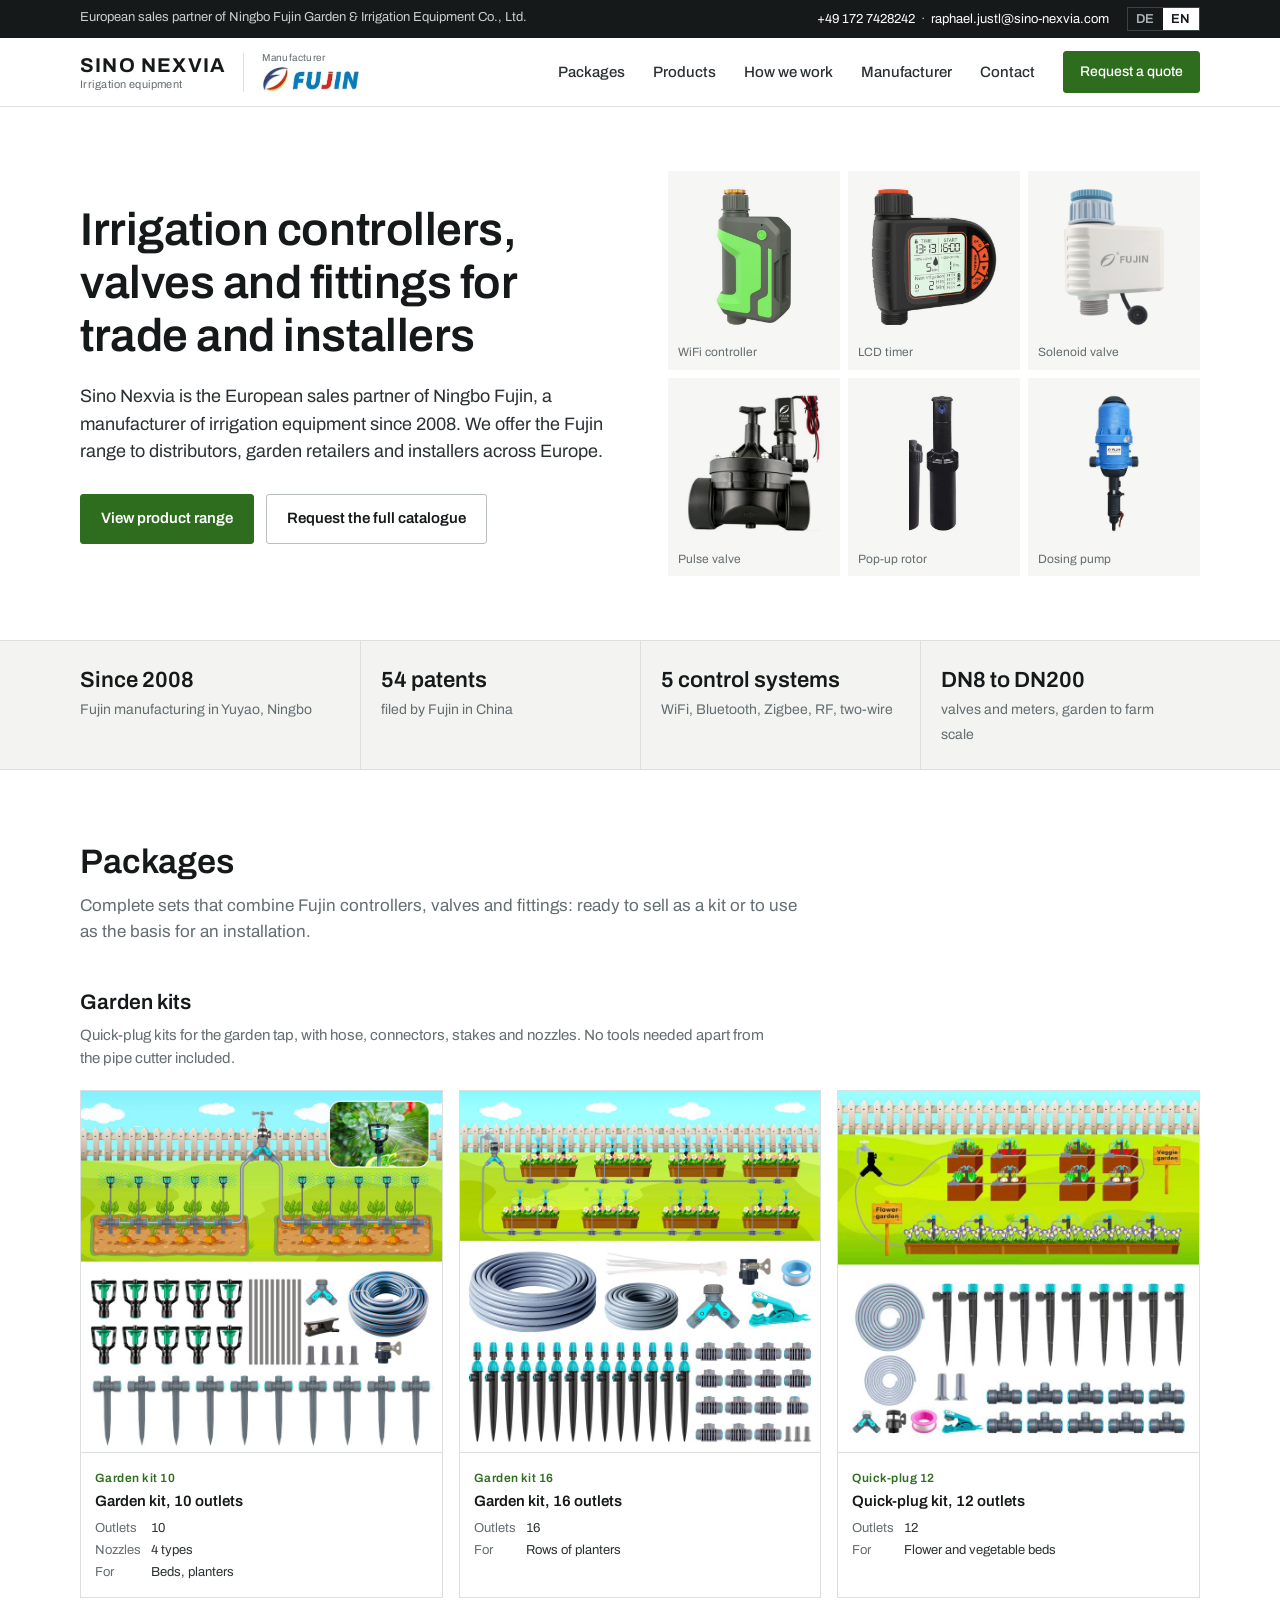
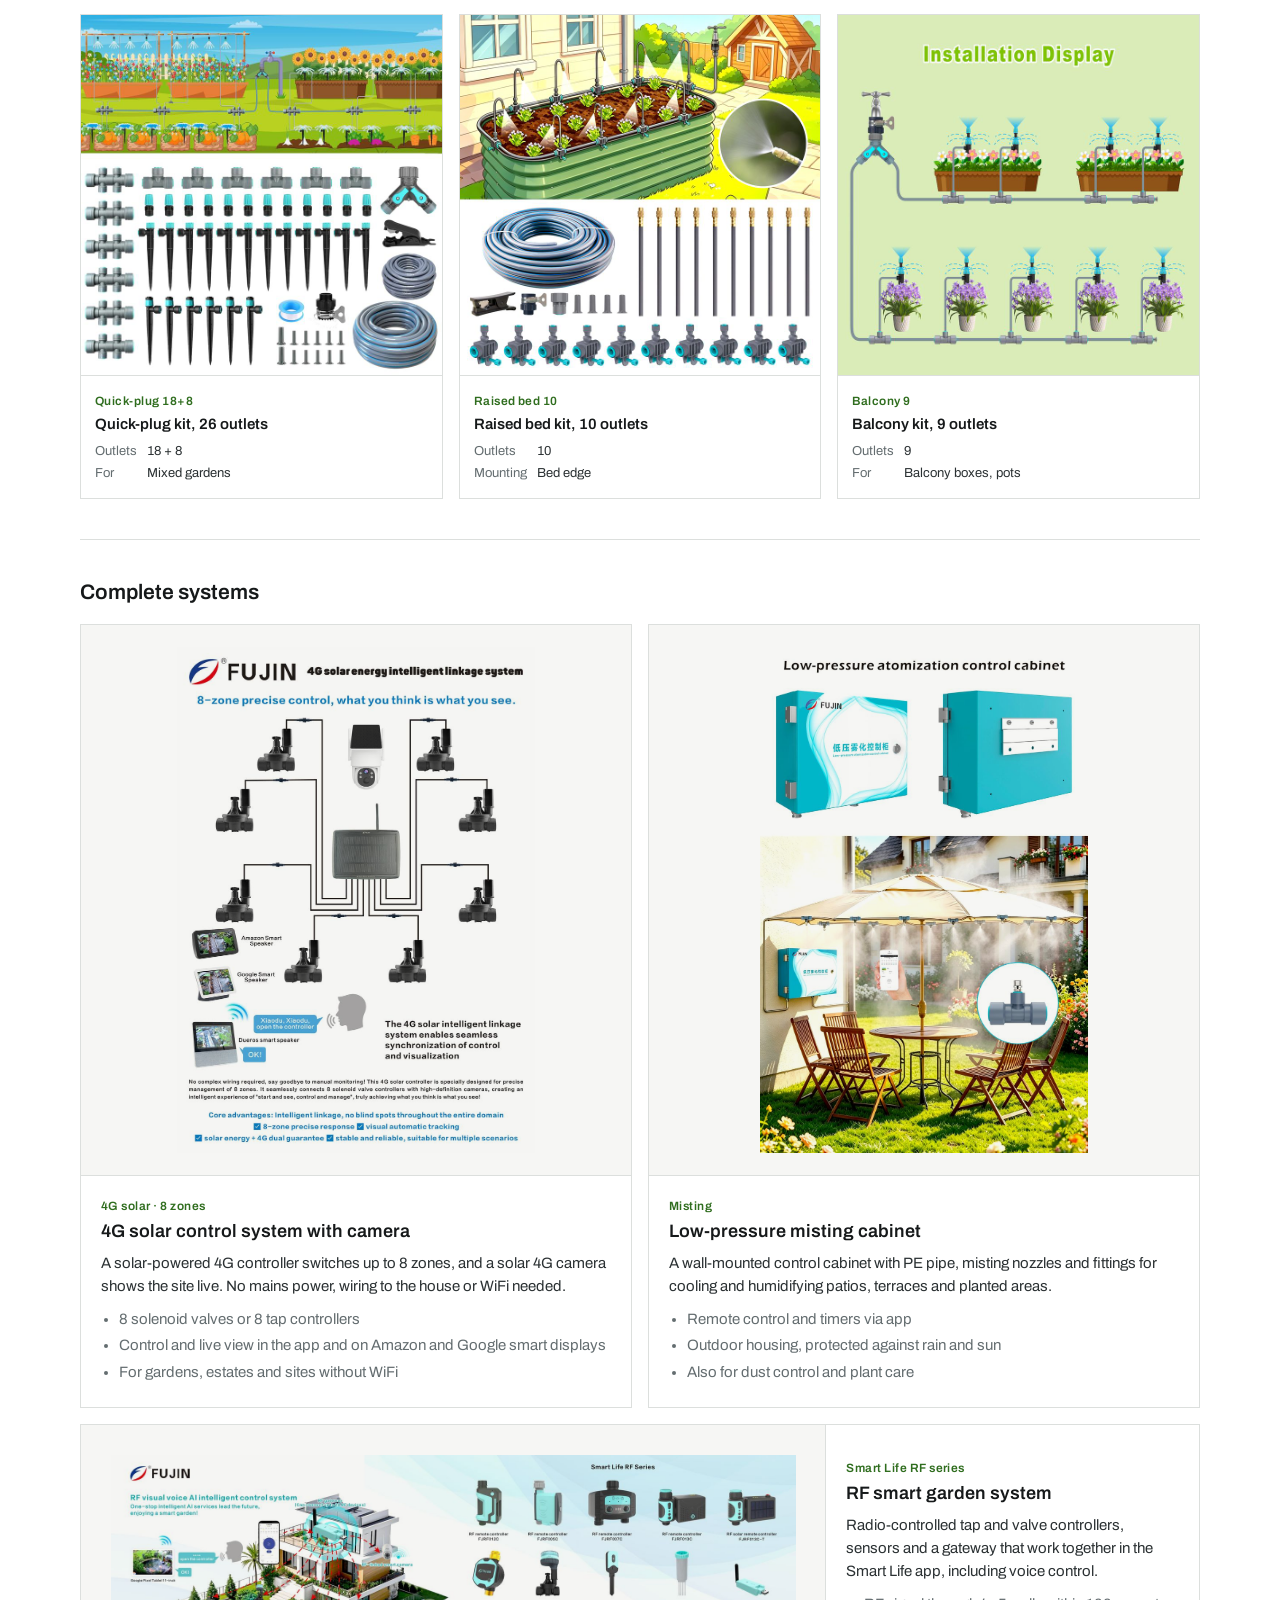
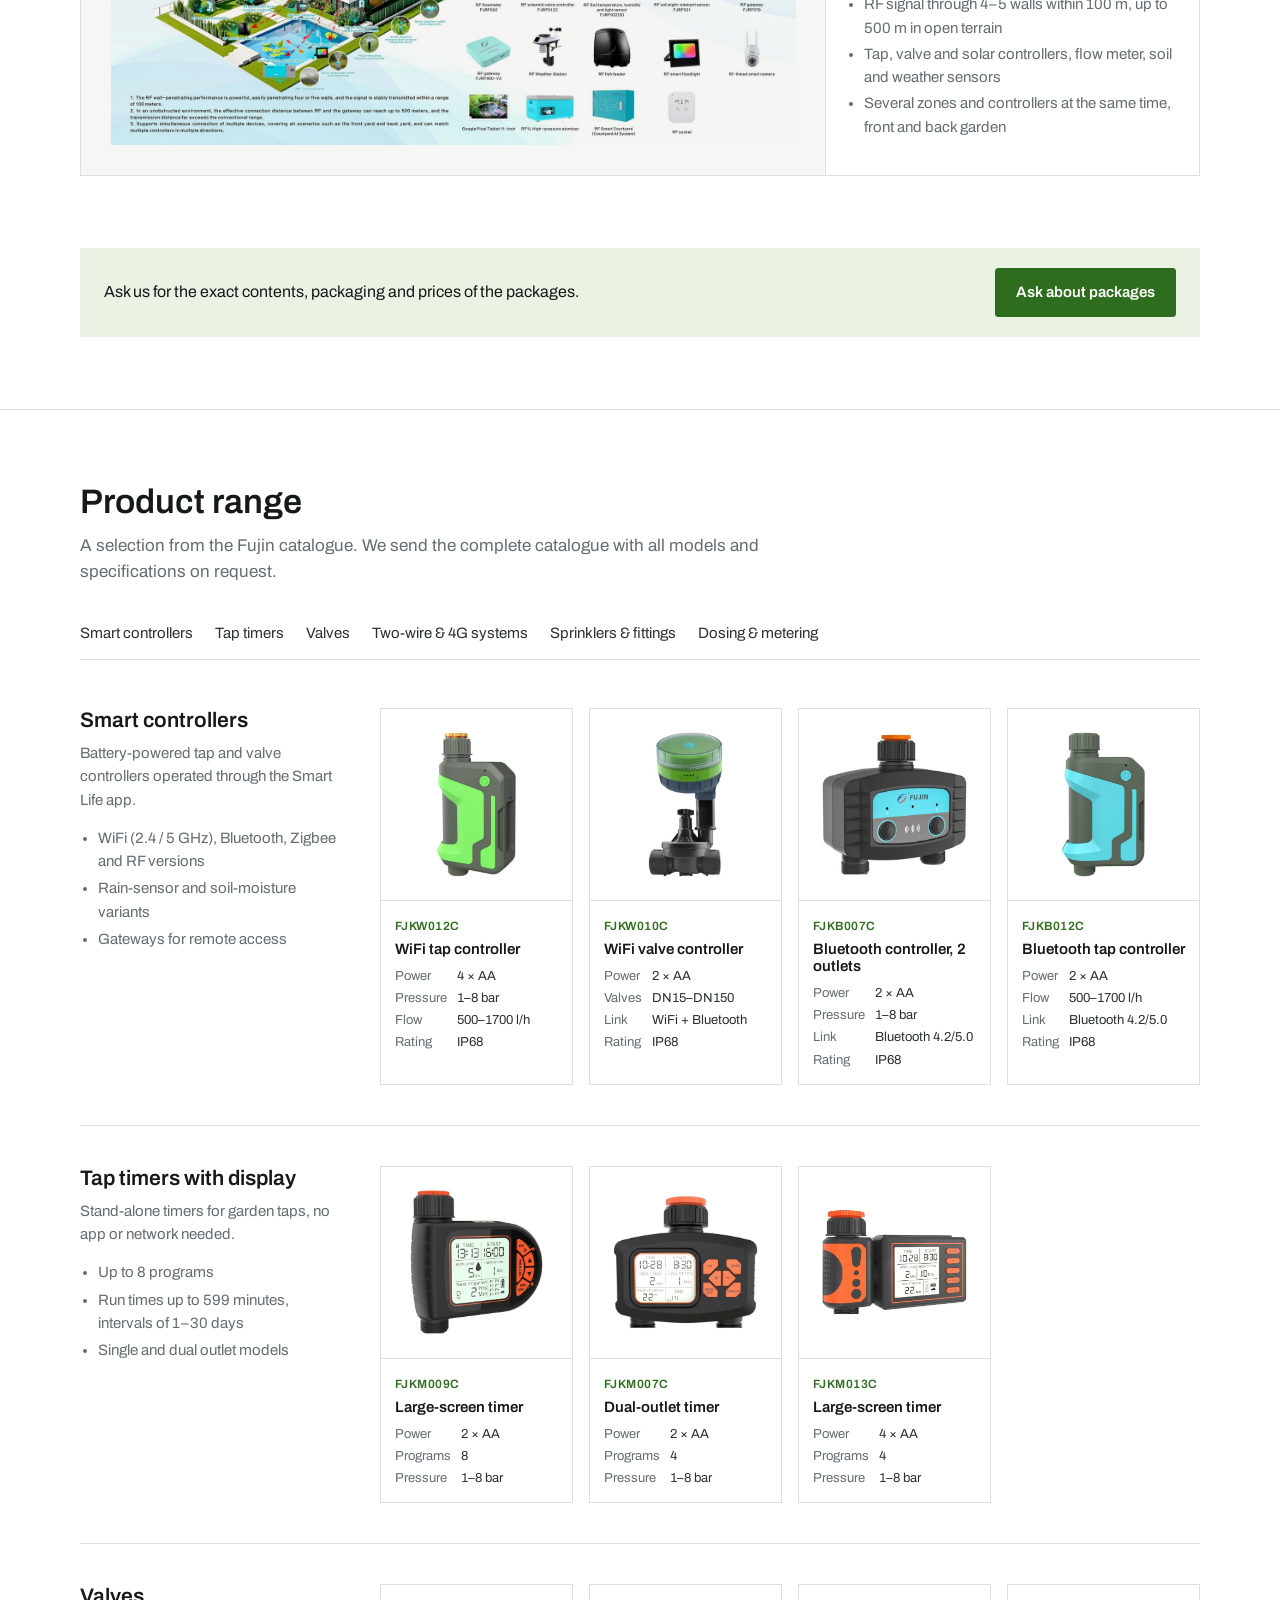
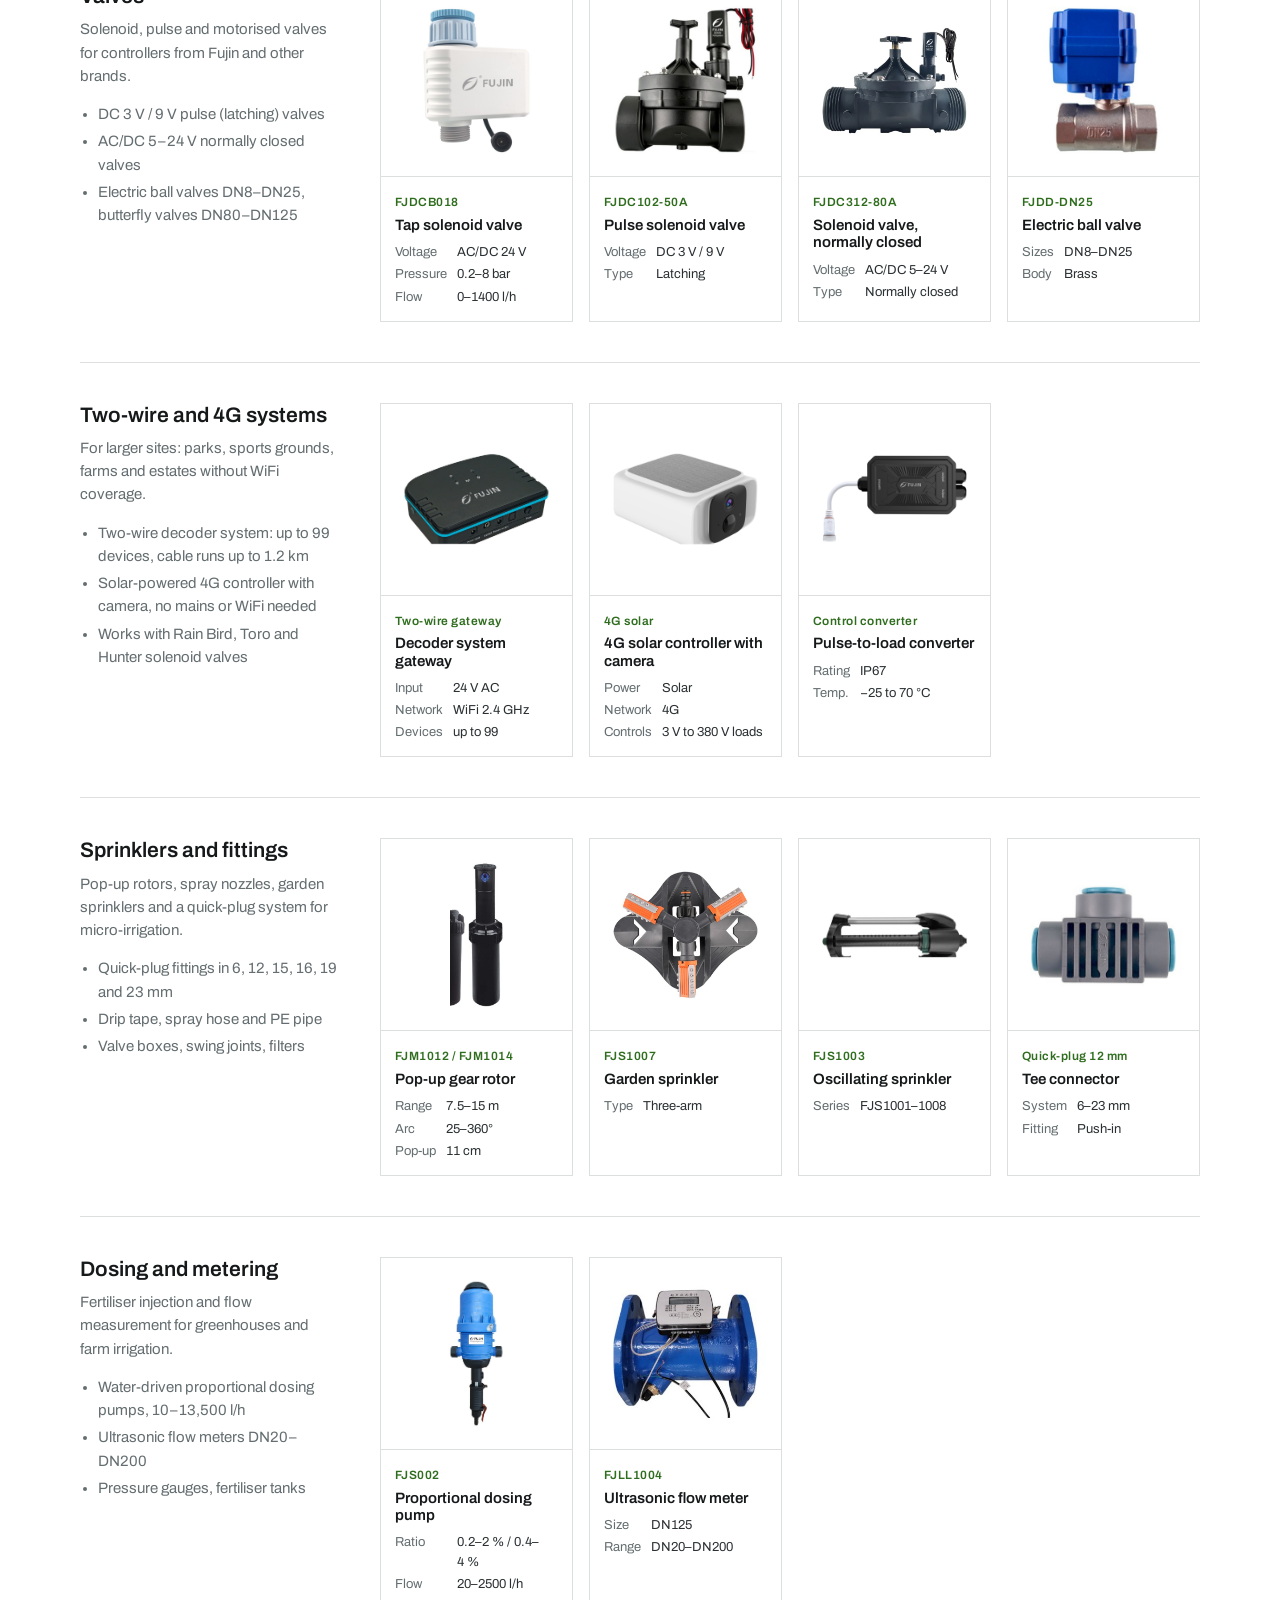
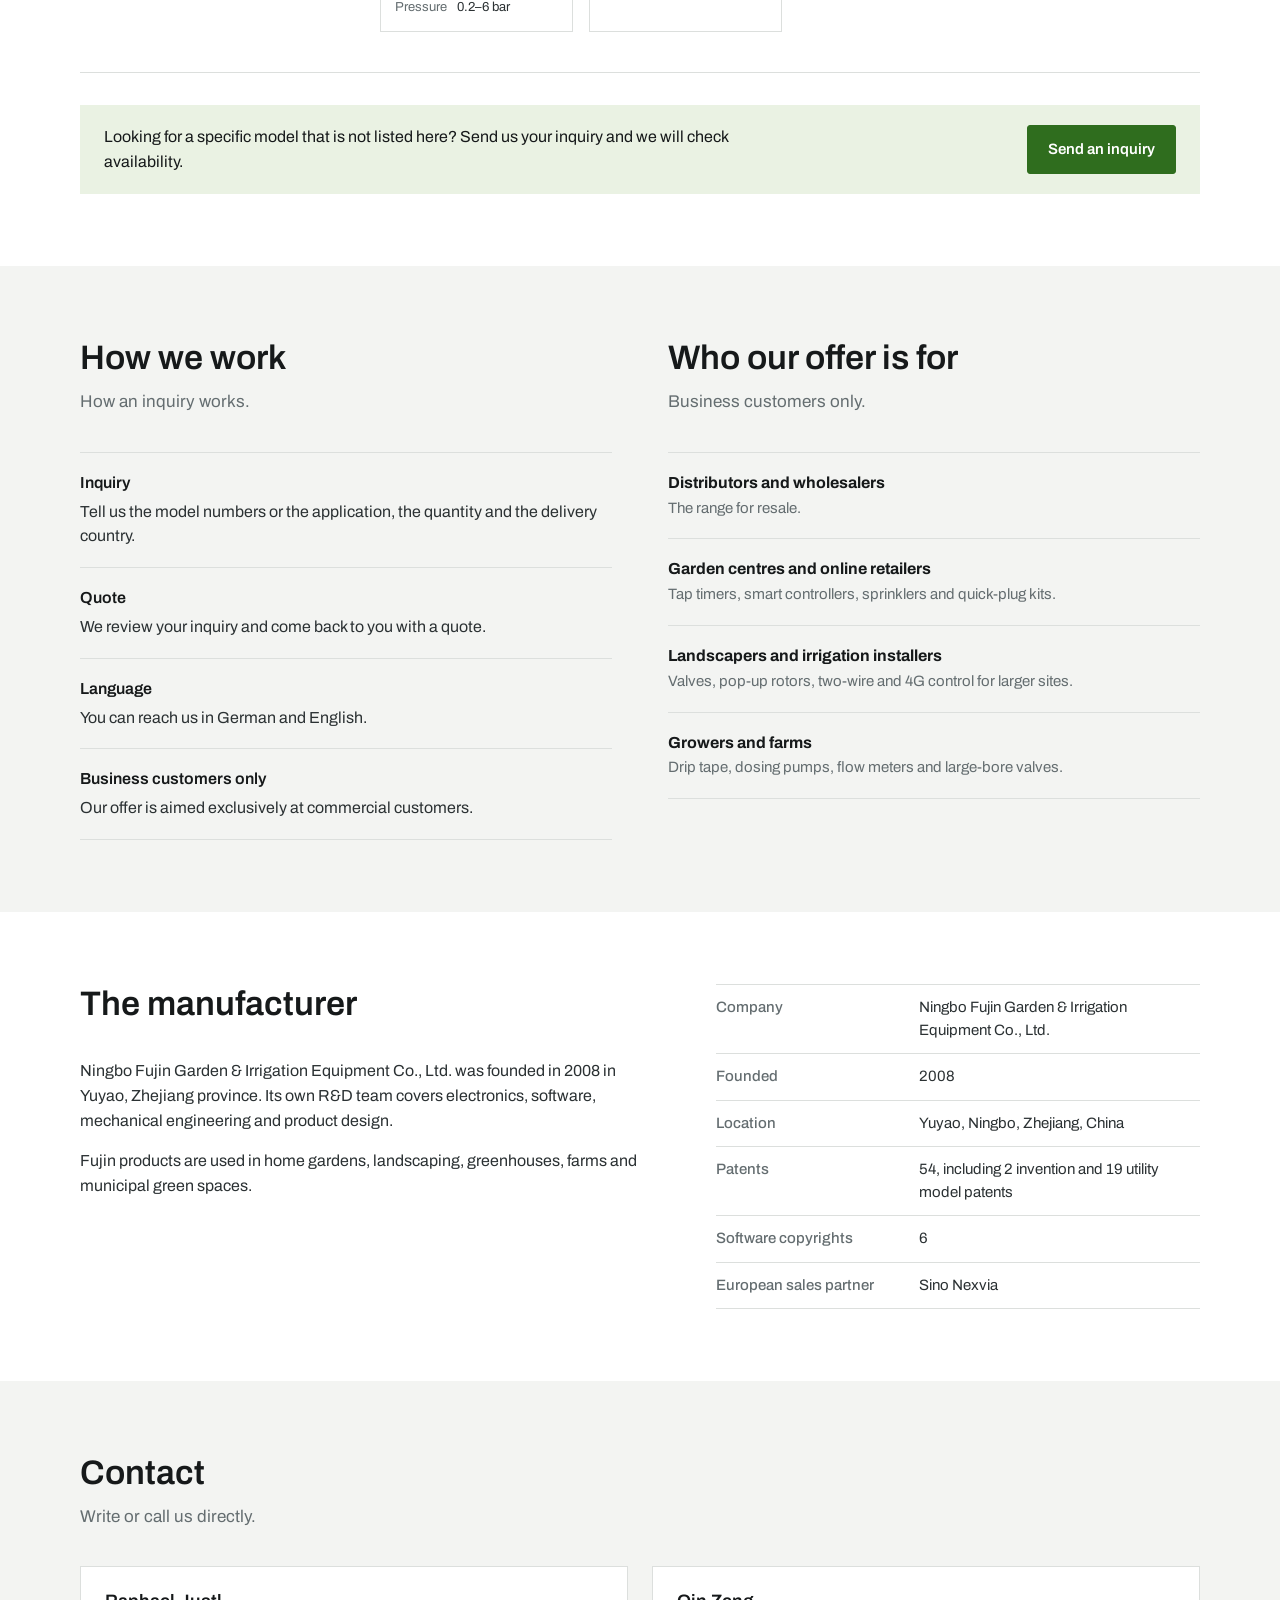
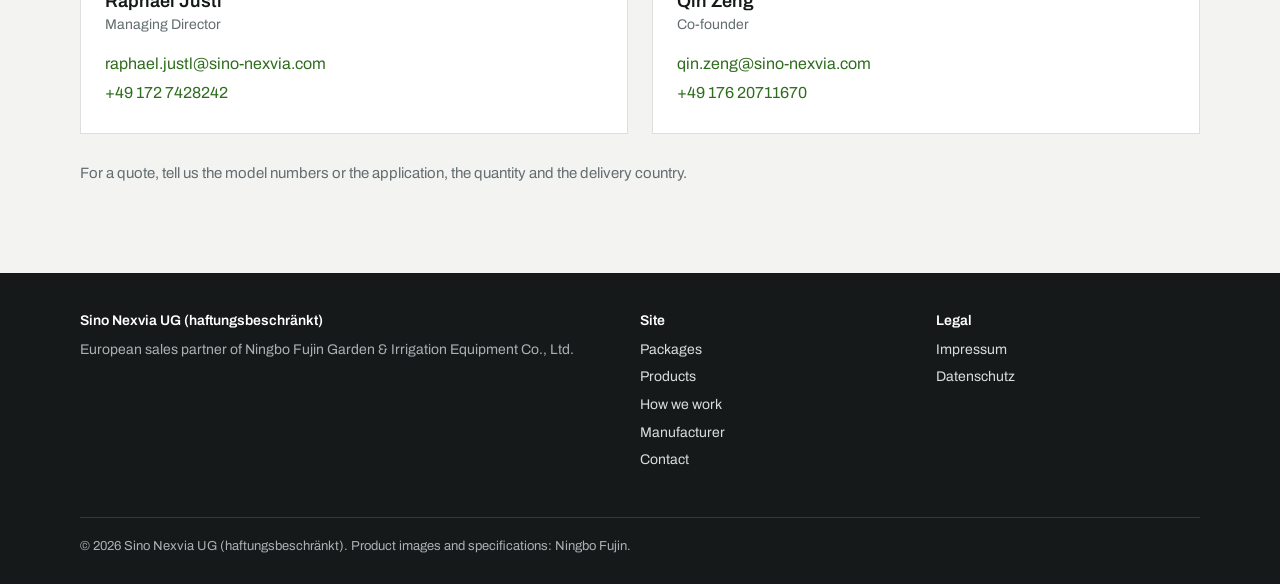
<file: index.html>
<!DOCTYPE html>
<html lang="en">
<head>
  <meta charset="UTF-8">
  <meta name="viewport" content="width=device-width, initial-scale=1">
  <title>Sino Nexvia | Irrigation equipment for business customers in Europe</title>
  <meta name="description" content="Sino Nexvia is the European sales partner of Ningbo Fujin Garden & Irrigation Equipment. Irrigation equipment for business customers in Europe: smart irrigation controllers, solenoid valves, sprinklers, quick-plug fittings and dosing equipment for distributors and installers.">
  <link rel="preload" href="fonts/archivo-400.woff2" as="font" type="font/woff2" crossorigin>
  <link rel="preload" href="fonts/archivo-600.woff2" as="font" type="font/woff2" crossorigin>
  <link rel="alternate" hreflang="en" href="https://sino-nexvia.com/">
  <link rel="alternate" hreflang="de" href="https://sino-nexvia.com/de.html">
  <link rel="stylesheet" href="style.css">
</head>
<body>

<div class="topbar">
  <div class="wrap">
    <span class="hide-sm">European sales partner of Ningbo Fujin Garden &amp; Irrigation Equipment Co., Ltd.</span>
    <span class="topbar-right">
      <span class="hide-sm"><a href="tel:+491727428242">+49 172 7428242</a> &nbsp;·&nbsp; <a href="mailto:raphael.justl@sino-nexvia.com">raphael.justl@sino-nexvia.com</a></span>
      <span class="lang"><a href="de.html" hreflang="de" lang="de">DE</a><span aria-current="true">EN</span></span>
    </span>
  </div>
</div>

<header class="header">
  <div class="wrap">
    <div class="brand">
      <a class="logo" href="#top">
        <span class="logo-name">SINO NEXVIA</span>
        <span class="logo-sub">Irrigation equipment</span>
      </a>
      <a class="partner" href="#manufacturer">
        <span>Manufacturer</span>
        <img src="img/fujin-logo.jpg" alt="Fujin" width="291" height="77">
      </a>
    </div>
    <button class="nav-toggle" aria-expanded="false" aria-controls="nav">Menu</button>
    <nav class="nav" id="nav">
      <a href="#packages">Packages</a>
      <a href="#products">Products</a>
      <a href="#terms">How we work</a>
      <a href="#manufacturer">Manufacturer</a>
      <a href="#contact">Contact</a>
      <a class="button" href="mailto:raphael.justl@sino-nexvia.com?subject=Quote%20request">Request a quote</a>
    </nav>
  </div>
</header>

<main id="top">

  <section class="hero">
    <div class="wrap">
      <div>
        <h1>Irrigation controllers, valves and fittings for trade and installers</h1>
        <p class="intro">
          Sino Nexvia is the European sales partner of Ningbo Fujin, a manufacturer of
          irrigation equipment since 2008. We offer the Fujin range to distributors,
          garden retailers and installers across Europe.
        </p>
        <div class="actions">
          <a class="button" href="#packages">View product range</a>
          <a class="button secondary" href="mailto:raphael.justl@sino-nexvia.com?subject=Fujin%20catalogue%20request">Request the full catalogue</a>
        </div>
      </div>
      <div class="hero-products">
        <figure><img src="img/products/wifi-fjkw012c.jpg" alt="Fujin WiFi tap controller FJKW012C" width="548" height="548"><figcaption>WiFi controller</figcaption></figure>
        <figure><img src="img/products/lcd-fjkm009c.jpg" alt="Fujin LCD irrigation timer FJKM009C" width="519" height="519"><figcaption>LCD timer</figcaption></figure>
        <figure><img src="img/products/solenoid-fjdcb018.jpg" alt="Fujin solenoid valve FJDCB018" width="800" height="800"><figcaption>Solenoid valve</figcaption></figure>
        <figure><img src="img/products/valve-fjdc102-50a.jpg" alt="Fujin pulse solenoid valve FJDC102-50A" width="402" height="402"><figcaption>Pulse valve</figcaption></figure>
        <figure><img src="img/products/popup-fjm1012.jpg" alt="Fujin pop-up gear sprinkler FJM1012" width="593" height="593"><figcaption>Pop-up rotor</figcaption></figure>
        <figure><img src="img/products/dosing-fjs002.jpg" alt="Fujin proportional dosing pump FJS002" width="730" height="730"><figcaption>Dosing pump</figcaption></figure>
      </div>
    </div>
  </section>

  <section class="figures" aria-label="Key figures">
    <div class="wrap">
      <ul>
        <li><strong>Since 2008</strong><span>Fujin manufacturing in Yuyao, Ningbo</span></li>
        <li><strong>54 patents</strong><span>filed by Fujin in China</span></li>
        <li><strong>5 control systems</strong><span>WiFi, Bluetooth, Zigbee, RF, two-wire</span></li>
        <li><strong>DN8 to DN200</strong><span>valves and meters, garden to farm scale</span></li>
      </ul>
    </div>
  </section>

  <section class="section" id="packages">
    <div class="wrap">
      <div class="section-head">
        <h2>Packages</h2>
        <p>Complete sets that combine Fujin controllers, valves and fittings: ready to sell
          as a kit or to use as the basis for an installation.</p>
      </div>

      <div class="pkg-group">
        <h3>Garden kits</h3>
        <p>Quick-plug kits for the garden tap, with hose, connectors, stakes and nozzles.
          No tools needed apart from the pipe cutter included.</p>
        <div class="products kits">
          <article class="product">
            <img src="img/packages/kit-garden-10.jpg" alt="" loading="lazy" width="800" height="800">
            <div class="info">
              <span class="model">Garden kit 10</span>
              <h4>Garden kit, 10 outlets</h4>
              <dl><dt>Outlets</dt><dd>10</dd><dt>Nozzles</dt><dd>4 types</dd><dt>For</dt><dd>Beds, planters</dd></dl>
            </div>
          </article>
          <article class="product">
            <img src="img/packages/kit-garden-16.jpg" alt="" loading="lazy" width="800" height="800">
            <div class="info">
              <span class="model">Garden kit 16</span>
              <h4>Garden kit, 16 outlets</h4>
              <dl><dt>Outlets</dt><dd>16</dd><dt>For</dt><dd>Rows of planters</dd></dl>
            </div>
          </article>
          <article class="product">
            <img src="img/packages/kit-quickplug-12.jpg" alt="" loading="lazy" width="800" height="800">
            <div class="info">
              <span class="model">Quick-plug 12</span>
              <h4>Quick-plug kit, 12 outlets</h4>
              <dl><dt>Outlets</dt><dd>12</dd><dt>For</dt><dd>Flower and vegetable beds</dd></dl>
            </div>
          </article>
          <article class="product">
            <img src="img/packages/kit-quickplug-18-8.jpg" alt="" loading="lazy" width="800" height="800">
            <div class="info">
              <span class="model">Quick-plug 18+8</span>
              <h4>Quick-plug kit, 26 outlets</h4>
              <dl><dt>Outlets</dt><dd>18 + 8</dd><dt>For</dt><dd>Mixed gardens</dd></dl>
            </div>
          </article>
          <article class="product">
            <img src="img/packages/kit-raised-bed-10.jpg" alt="" loading="lazy" width="800" height="800">
            <div class="info">
              <span class="model">Raised bed 10</span>
              <h4>Raised bed kit, 10 outlets</h4>
              <dl><dt>Outlets</dt><dd>10</dd><dt>Mounting</dt><dd>Bed edge</dd></dl>
            </div>
          </article>
          <article class="product">
            <img src="img/packages/kit-balcony-9.jpg" alt="" loading="lazy" width="800" height="800">
            <div class="info">
              <span class="model">Balcony 9</span>
              <h4>Balcony kit, 9 outlets</h4>
              <dl><dt>Outlets</dt><dd>9</dd><dt>For</dt><dd>Balcony boxes, pots</dd></dl>
            </div>
          </article>
        </div>
      </div>

      <div class="pkg-group">
        <h3>Complete systems</h3>
        <div class="systems">
          <article class="system">
            <a class="system-img" href="img/packages/4g-solar-8zone-valves.jpg"><img src="img/packages/4g-solar-8zone-valves.jpg" alt="Fujin 4G solar control system with camera and 8 solenoid valves" loading="lazy" width="900" height="1273"></a>
            <div class="info">
              <span class="model">4G solar · 8 zones</span>
              <h4>4G solar control system with camera</h4>
              <p>A solar-powered 4G controller switches up to 8 zones, and a solar 4G camera
                shows the site live. No mains power, wiring to the house or WiFi needed.</p>
              <ul>
                <li>8 solenoid valves or 8 tap controllers</li>
                <li>Control and live view in the app and on Amazon and Google smart displays</li>
                <li>For gardens, estates and sites without WiFi</li>
              </ul>
            </div>
          </article>
          <article class="system">
            <a class="system-img" href="img/packages/misting-cabinet.jpg"><img src="img/packages/misting-cabinet.jpg" alt="Fujin low-pressure misting control cabinet on a patio" loading="lazy" width="900" height="1387"></a>
            <div class="info">
              <span class="model">Misting</span>
              <h4>Low-pressure misting cabinet</h4>
              <p>A wall-mounted control cabinet with PE pipe, misting nozzles and fittings for
                cooling and humidifying patios, terraces and planted areas.</p>
              <ul>
                <li>Remote control and timers via app</li>
                <li>Outdoor housing, protected against rain and sun</li>
                <li>Also for dust control and plant care</li>
              </ul>
            </div>
          </article>
          <article class="system wide">
            <a class="system-img" href="img/packages/rf-smart-life-series.jpg"><img src="img/packages/rf-smart-life-series.jpg" alt="Fujin Smart Life RF series: controllers, sensors, gateway and camera" loading="lazy" width="1600" height="678"></a>
            <div class="info">
              <span class="model">Smart Life RF series</span>
              <h4>RF smart garden system</h4>
              <p>Radio-controlled tap and valve controllers, sensors and a gateway that work
                together in the Smart Life app, including voice control.</p>
              <ul>
                <li>RF signal through 4–5 walls within 100 m, up to 500 m in open terrain</li>
                <li>Tap, valve and solar controllers, flow meter, soil and weather sensors</li>
                <li>Several zones and controllers at the same time, front and back garden</li>
              </ul>
            </div>
          </article>
        </div>
      </div>

      <div class="range-note">
        <p>Ask us for the exact contents, packaging and prices of the packages.</p>
        <a class="button" href="mailto:raphael.justl@sino-nexvia.com?subject=Package%20inquiry">Ask about packages</a>
      </div>
    </div>
  </section>

  <section class="section ruled" id="products">
    <div class="wrap">
      <div class="section-head">
        <h2>Product range</h2>
        <p>A selection from the Fujin catalogue. We send the complete catalogue
          with all models and specifications on request.</p>
      </div>

      <nav class="range-nav" aria-label="Product categories">
        <a href="#smart">Smart controllers</a>
        <a href="#timers">Tap timers</a>
        <a href="#valves">Valves</a>
        <a href="#systems">Two-wire &amp; 4G systems</a>
        <a href="#sprinklers">Sprinklers &amp; fittings</a>
        <a href="#dosing">Dosing &amp; metering</a>
      </nav>

      <div class="category" id="smart">
        <div class="desc">
          <h3>Smart controllers</h3>
          <p>Battery-powered tap and valve controllers operated through the Smart Life app.</p>
          <ul>
            <li>WiFi (2.4 / 5 GHz), Bluetooth, Zigbee and RF versions</li>
            <li>Rain-sensor and soil-moisture variants</li>
            <li>Gateways for remote access</li>
          </ul>
        </div>
        <div class="products">
          <article class="product">
            <img src="img/products/wifi-fjkw012c.jpg" alt="" loading="lazy" width="548" height="548">
            <div class="info">
              <span class="model">FJKW012C</span>
              <h4>WiFi tap controller</h4>
              <dl><dt>Power</dt><dd>4 × AA</dd><dt>Pressure</dt><dd>1–8 bar</dd><dt>Flow</dt><dd>500–1700 l/h</dd><dt>Rating</dt><dd>IP68</dd></dl>
            </div>
          </article>
          <article class="product">
            <img src="img/products/wifi-valve-fjkw010c.jpg" alt="" loading="lazy" width="517" height="517">
            <div class="info">
              <span class="model">FJKW010C</span>
              <h4>WiFi valve controller</h4>
              <dl><dt>Power</dt><dd>2 × AA</dd><dt>Valves</dt><dd>DN15–DN150</dd><dt>Link</dt><dd>WiFi + Bluetooth</dd><dt>Rating</dt><dd>IP68</dd></dl>
            </div>
          </article>
          <article class="product">
            <img src="img/products/bt-fjkb007c.jpg" alt="" loading="lazy" width="469" height="469">
            <div class="info">
              <span class="model">FJKB007C</span>
              <h4>Bluetooth controller, 2 outlets</h4>
              <dl><dt>Power</dt><dd>2 × AA</dd><dt>Pressure</dt><dd>1–8 bar</dd><dt>Link</dt><dd>Bluetooth 4.2/5.0</dd><dt>Rating</dt><dd>IP68</dd></dl>
            </div>
          </article>
          <article class="product">
            <img src="img/products/bt-fjkb012c.jpg" alt="" loading="lazy" width="636" height="636">
            <div class="info">
              <span class="model">FJKB012C</span>
              <h4>Bluetooth tap controller</h4>
              <dl><dt>Power</dt><dd>2 × AA</dd><dt>Flow</dt><dd>500–1700 l/h</dd><dt>Link</dt><dd>Bluetooth 4.2/5.0</dd><dt>Rating</dt><dd>IP68</dd></dl>
            </div>
          </article>
        </div>
      </div>

      <div class="category" id="timers">
        <div class="desc">
          <h3>Tap timers with display</h3>
          <p>Stand-alone timers for garden taps, no app or network needed.</p>
          <ul>
            <li>Up to 8 programs</li>
            <li>Run times up to 599 minutes, intervals of 1–30 days</li>
            <li>Single and dual outlet models</li>
          </ul>
        </div>
        <div class="products">
          <article class="product">
            <img src="img/products/lcd-fjkm009c.jpg" alt="" loading="lazy" width="519" height="519">
            <div class="info">
              <span class="model">FJKM009C</span>
              <h4>Large-screen timer</h4>
              <dl><dt>Power</dt><dd>2 × AA</dd><dt>Programs</dt><dd>8</dd><dt>Pressure</dt><dd>1–8 bar</dd></dl>
            </div>
          </article>
          <article class="product">
            <img src="img/products/lcd-fjkm007c.jpg" alt="" loading="lazy" width="467" height="467">
            <div class="info">
              <span class="model">FJKM007C</span>
              <h4>Dual-outlet timer</h4>
              <dl><dt>Power</dt><dd>2 × AA</dd><dt>Programs</dt><dd>4</dd><dt>Pressure</dt><dd>1–8 bar</dd></dl>
            </div>
          </article>
          <article class="product">
            <img src="img/products/lcd-fjkm013c.jpg" alt="" loading="lazy" width="611" height="611">
            <div class="info">
              <span class="model">FJKM013C</span>
              <h4>Large-screen timer</h4>
              <dl><dt>Power</dt><dd>4 × AA</dd><dt>Programs</dt><dd>4</dd><dt>Pressure</dt><dd>1–8 bar</dd></dl>
            </div>
          </article>
        </div>
      </div>

      <div class="category" id="valves">
        <div class="desc">
          <h3>Valves</h3>
          <p>Solenoid, pulse and motorised valves for controllers from Fujin and other brands.</p>
          <ul>
            <li>DC 3 V / 9 V pulse (latching) valves</li>
            <li>AC/DC 5–24 V normally closed valves</li>
            <li>Electric ball valves DN8–DN25, butterfly valves DN80–DN125</li>
          </ul>
        </div>
        <div class="products">
          <article class="product">
            <img src="img/products/solenoid-fjdcb018.jpg" alt="" loading="lazy" width="800" height="800">
            <div class="info">
              <span class="model">FJDCB018</span>
              <h4>Tap solenoid valve</h4>
              <dl><dt>Voltage</dt><dd>AC/DC 24 V</dd><dt>Pressure</dt><dd>0.2–8 bar</dd><dt>Flow</dt><dd>0–1400 l/h</dd></dl>
            </div>
          </article>
          <article class="product">
            <img src="img/products/valve-fjdc102-50a.jpg" alt="" loading="lazy" width="402" height="402">
            <div class="info">
              <span class="model">FJDC102-50A</span>
              <h4>Pulse solenoid valve</h4>
              <dl><dt>Voltage</dt><dd>DC 3 V / 9 V</dd><dt>Type</dt><dd>Latching</dd></dl>
            </div>
          </article>
          <article class="product">
            <img src="img/products/valve-fjdc312-80a.jpg" alt="" loading="lazy" width="613" height="613">
            <div class="info">
              <span class="model">FJDC312-80A</span>
              <h4>Solenoid valve, normally closed</h4>
              <dl><dt>Voltage</dt><dd>AC/DC 5–24 V</dd><dt>Type</dt><dd>Normally closed</dd></dl>
            </div>
          </article>
          <article class="product">
            <img src="img/products/ballvalve-fjdd-dn25.jpg" alt="" loading="lazy" width="386" height="386">
            <div class="info">
              <span class="model">FJDD-DN25</span>
              <h4>Electric ball valve</h4>
              <dl><dt>Sizes</dt><dd>DN8–DN25</dd><dt>Body</dt><dd>Brass</dd></dl>
            </div>
          </article>
        </div>
      </div>

      <div class="category" id="systems">
        <div class="desc">
          <h3>Two-wire and 4G systems</h3>
          <p>For larger sites: parks, sports grounds, farms and estates without WiFi coverage.</p>
          <ul>
            <li>Two-wire decoder system: up to 99 devices, cable runs up to 1.2 km</li>
            <li>Solar-powered 4G controller with camera, no mains or WiFi needed</li>
            <li>Works with Rain Bird, Toro and Hunter solenoid valves</li>
          </ul>
        </div>
        <div class="products">
          <article class="product">
            <img src="img/products/decoder-gateway.jpg" alt="" loading="lazy" width="742" height="742">
            <div class="info">
              <span class="model">Two-wire gateway</span>
              <h4>Decoder system gateway</h4>
              <dl><dt>Input</dt><dd>24 V AC</dd><dt>Network</dt><dd>WiFi 2.4 GHz</dd><dt>Devices</dt><dd>up to 99</dd></dl>
            </div>
          </article>
          <article class="product">
            <img src="img/products/solar-4g-controller.jpg" alt="" loading="lazy" width="800" height="800">
            <div class="info">
              <span class="model">4G solar</span>
              <h4>4G solar controller with camera</h4>
              <dl><dt>Power</dt><dd>Solar</dd><dt>Network</dt><dd>4G</dd><dt>Controls</dt><dd>3 V to 380 V loads</dd></dl>
            </div>
          </article>
          <article class="product">
            <img src="img/products/converter.jpg" alt="" loading="lazy" width="800" height="800">
            <div class="info">
              <span class="model">Control converter</span>
              <h4>Pulse-to-load converter</h4>
              <dl><dt>Rating</dt><dd>IP67</dd><dt>Temp.</dt><dd>−25 to 70 °C</dd></dl>
            </div>
          </article>
        </div>
      </div>

      <div class="category" id="sprinklers">
        <div class="desc">
          <h3>Sprinklers and fittings</h3>
          <p>Pop-up rotors, spray nozzles, garden sprinklers and a quick-plug system for micro-irrigation.</p>
          <ul>
            <li>Quick-plug fittings in 6, 12, 15, 16, 19 and 23 mm</li>
            <li>Drip tape, spray hose and PE pipe</li>
            <li>Valve boxes, swing joints, filters</li>
          </ul>
        </div>
        <div class="products">
          <article class="product">
            <img src="img/products/popup-fjm1012.jpg" alt="" loading="lazy" width="593" height="593">
            <div class="info">
              <span class="model">FJM1012 / FJM1014</span>
              <h4>Pop-up gear rotor</h4>
              <dl><dt>Range</dt><dd>7.5–15 m</dd><dt>Arc</dt><dd>25–360°</dd><dt>Pop-up</dt><dd>11 cm</dd></dl>
            </div>
          </article>
          <article class="product">
            <img src="img/products/sprinkler-fjs1007.jpg" alt="" loading="lazy" width="603" height="603">
            <div class="info">
              <span class="model">FJS1007</span>
              <h4>Garden sprinkler</h4>
              <dl><dt>Type</dt><dd>Three-arm</dd></dl>
            </div>
          </article>
          <article class="product">
            <img src="img/products/oscillating-fjs1003.jpg" alt="" loading="lazy" width="717" height="717">
            <div class="info">
              <span class="model">FJS1003</span>
              <h4>Oscillating sprinkler</h4>
              <dl><dt>Series</dt><dd>FJS1001–1008</dd></dl>
            </div>
          </article>
          <article class="product">
            <img src="img/products/fitting-12mm-tee.jpg" alt="" loading="lazy" width="342" height="342">
            <div class="info">
              <span class="model">Quick-plug 12 mm</span>
              <h4>Tee connector</h4>
              <dl><dt>System</dt><dd>6–23 mm</dd><dt>Fitting</dt><dd>Push-in</dd></dl>
            </div>
          </article>
        </div>
      </div>

      <div class="category" id="dosing">
        <div class="desc">
          <h3>Dosing and metering</h3>
          <p>Fertiliser injection and flow measurement for greenhouses and farm irrigation.</p>
          <ul>
            <li>Water-driven proportional dosing pumps, 10–13,500 l/h</li>
            <li>Ultrasonic flow meters DN20–DN200</li>
            <li>Pressure gauges, fertiliser tanks</li>
          </ul>
        </div>
        <div class="products">
          <article class="product">
            <img src="img/products/dosing-fjs002.jpg" alt="" loading="lazy" width="730" height="730">
            <div class="info">
              <span class="model">FJS002</span>
              <h4>Proportional dosing pump</h4>
              <dl><dt>Ratio</dt><dd>0.2–2&nbsp;% / 0.4–4&nbsp;%</dd><dt>Flow</dt><dd>20–2500 l/h</dd><dt>Pressure</dt><dd>0.2–6 bar</dd></dl>
            </div>
          </article>
          <article class="product">
            <img src="img/products/flowmeter-fjll1004.jpg" alt="" loading="lazy" width="306" height="306">
            <div class="info">
              <span class="model">FJLL1004</span>
              <h4>Ultrasonic flow meter</h4>
              <dl><dt>Size</dt><dd>DN125</dd><dt>Range</dt><dd>DN20–DN200</dd></dl>
            </div>
          </article>
        </div>
      </div>

      <div class="range-note">
        <p>Looking for a specific model that is not listed here? Send us your inquiry
          and we will check availability.</p>
        <a class="button" href="mailto:raphael.justl@sino-nexvia.com?subject=Product%20inquiry">Send an inquiry</a>
      </div>
    </div>
  </section>

  <section class="section alt" id="terms">
    <div class="wrap columns">
      <div>
        <div class="section-head">
          <h2>How we work</h2>
          <p>How an inquiry works.</p>
        </div>
        <dl class="terms">
          <div>
            <dt>Inquiry</dt>
            <dd>Tell us the model numbers or the application, the quantity and the delivery country.</dd>
          </div>
          <div>
            <dt>Quote</dt>
            <dd>We review your inquiry and come back to you with a quote.</dd>
          </div>
          <div>
            <dt>Language</dt>
            <dd>You can reach us in German and English.</dd>
          </div>
          <div>
            <dt>Business customers only</dt>
            <dd>Our offer is aimed exclusively at commercial customers.</dd>
          </div>
        </dl>
      </div>
      <div>
        <div class="section-head">
          <h2>Who our offer is for</h2>
          <p>Business customers only.</p>
        </div>
        <ul class="customers">
          <li><strong>Distributors and wholesalers</strong><span>The range for resale.</span></li>
          <li><strong>Garden centres and online retailers</strong><span>Tap timers, smart controllers, sprinklers and quick-plug kits.</span></li>
          <li><strong>Landscapers and irrigation installers</strong><span>Valves, pop-up rotors, two-wire and 4G control for larger sites.</span></li>
          <li><strong>Growers and farms</strong><span>Drip tape, dosing pumps, flow meters and large-bore valves.</span></li>
        </ul>
      </div>
    </div>
  </section>

  <section class="section" id="manufacturer">
    <div class="wrap maker">
      <div>
        <div class="section-head">
          <h2>The manufacturer</h2>
        </div>
        <p>Ningbo Fujin Garden &amp; Irrigation Equipment Co., Ltd. was founded in 2008 in Yuyao,
          Zhejiang province. Its own R&amp;D team covers electronics, software, mechanical
          engineering and product design.</p>
        <p>Fujin products are used in home gardens, landscaping, greenhouses, farms and
          municipal green spaces.</p>
      </div>
      <table>
        <tr><th scope="row">Company</th><td>Ningbo Fujin Garden &amp; Irrigation Equipment Co., Ltd.</td></tr>
        <tr><th scope="row">Founded</th><td>2008</td></tr>
        <tr><th scope="row">Location</th><td>Yuyao, Ningbo, Zhejiang, China</td></tr>
        <tr><th scope="row">Patents</th><td>54, including 2 invention and 19 utility model patents</td></tr>
        <tr><th scope="row">Software copyrights</th><td>6</td></tr>
        <tr><th scope="row">European sales partner</th><td>Sino Nexvia</td></tr>
      </table>
    </div>
  </section>

  <section class="section alt" id="contact">
    <div class="wrap">
      <div class="section-head">
        <h2>Contact</h2>
        <p>Write or call us directly.</p>
      </div>
      <div class="contact">
        <div class="person">
          <h3>Raphael Justl</h3>
          <p class="role">Managing Director</p>
          <a href="mailto:raphael.justl@sino-nexvia.com">raphael.justl@sino-nexvia.com</a>
          <a href="tel:+491727428242">+49 172 7428242</a>
        </div>
        <div class="person">
          <h3>Qin Zeng</h3>
          <p class="role">Co-founder</p>
          <a href="mailto:qin.zeng@sino-nexvia.com">qin.zeng@sino-nexvia.com</a>
          <a href="tel:+4917620711670">+49 176 20711670</a>
        </div>
      </div>
      <p class="inquiry-hint">For a quote, tell us the model numbers or the application, the quantity
        and the delivery country.</p>
    </div>
  </section>

</main>

<footer class="footer">
  <div class="wrap">
    <div>
      <h4>Sino Nexvia UG (haftungsbeschränkt)</h4>
      <p>European sales partner of Ningbo Fujin Garden &amp; Irrigation Equipment Co., Ltd.</p>
    </div>
    <div>
      <h4>Site</h4>
      <a href="#packages">Packages</a>
      <a href="#products">Products</a>
      <a href="#terms">How we work</a>
      <a href="#manufacturer">Manufacturer</a>
      <a href="#contact">Contact</a>
    </div>
    <div>
      <h4>Legal</h4>
      <a href="impressum.html">Impressum</a>
      <a href="datenschutz.html">Datenschutz</a>
    </div>
    <div class="legal">© <span id="year">2026</span> Sino Nexvia UG (haftungsbeschränkt). Product images and specifications: Ningbo Fujin.</div>
  </div>
</footer>

<script>
  document.getElementById('year').textContent = new Date().getFullYear();
  var toggle = document.querySelector('.nav-toggle');
  var nav = document.getElementById('nav');
  toggle.addEventListener('click', function () {
    var open = nav.classList.toggle('open');
    toggle.setAttribute('aria-expanded', open);
  });
  nav.addEventListener('click', function (e) {
    if (e.target.tagName === 'A') { nav.classList.remove('open'); toggle.setAttribute('aria-expanded', 'false'); }
  });
</script>
</body>
</html>
</file>
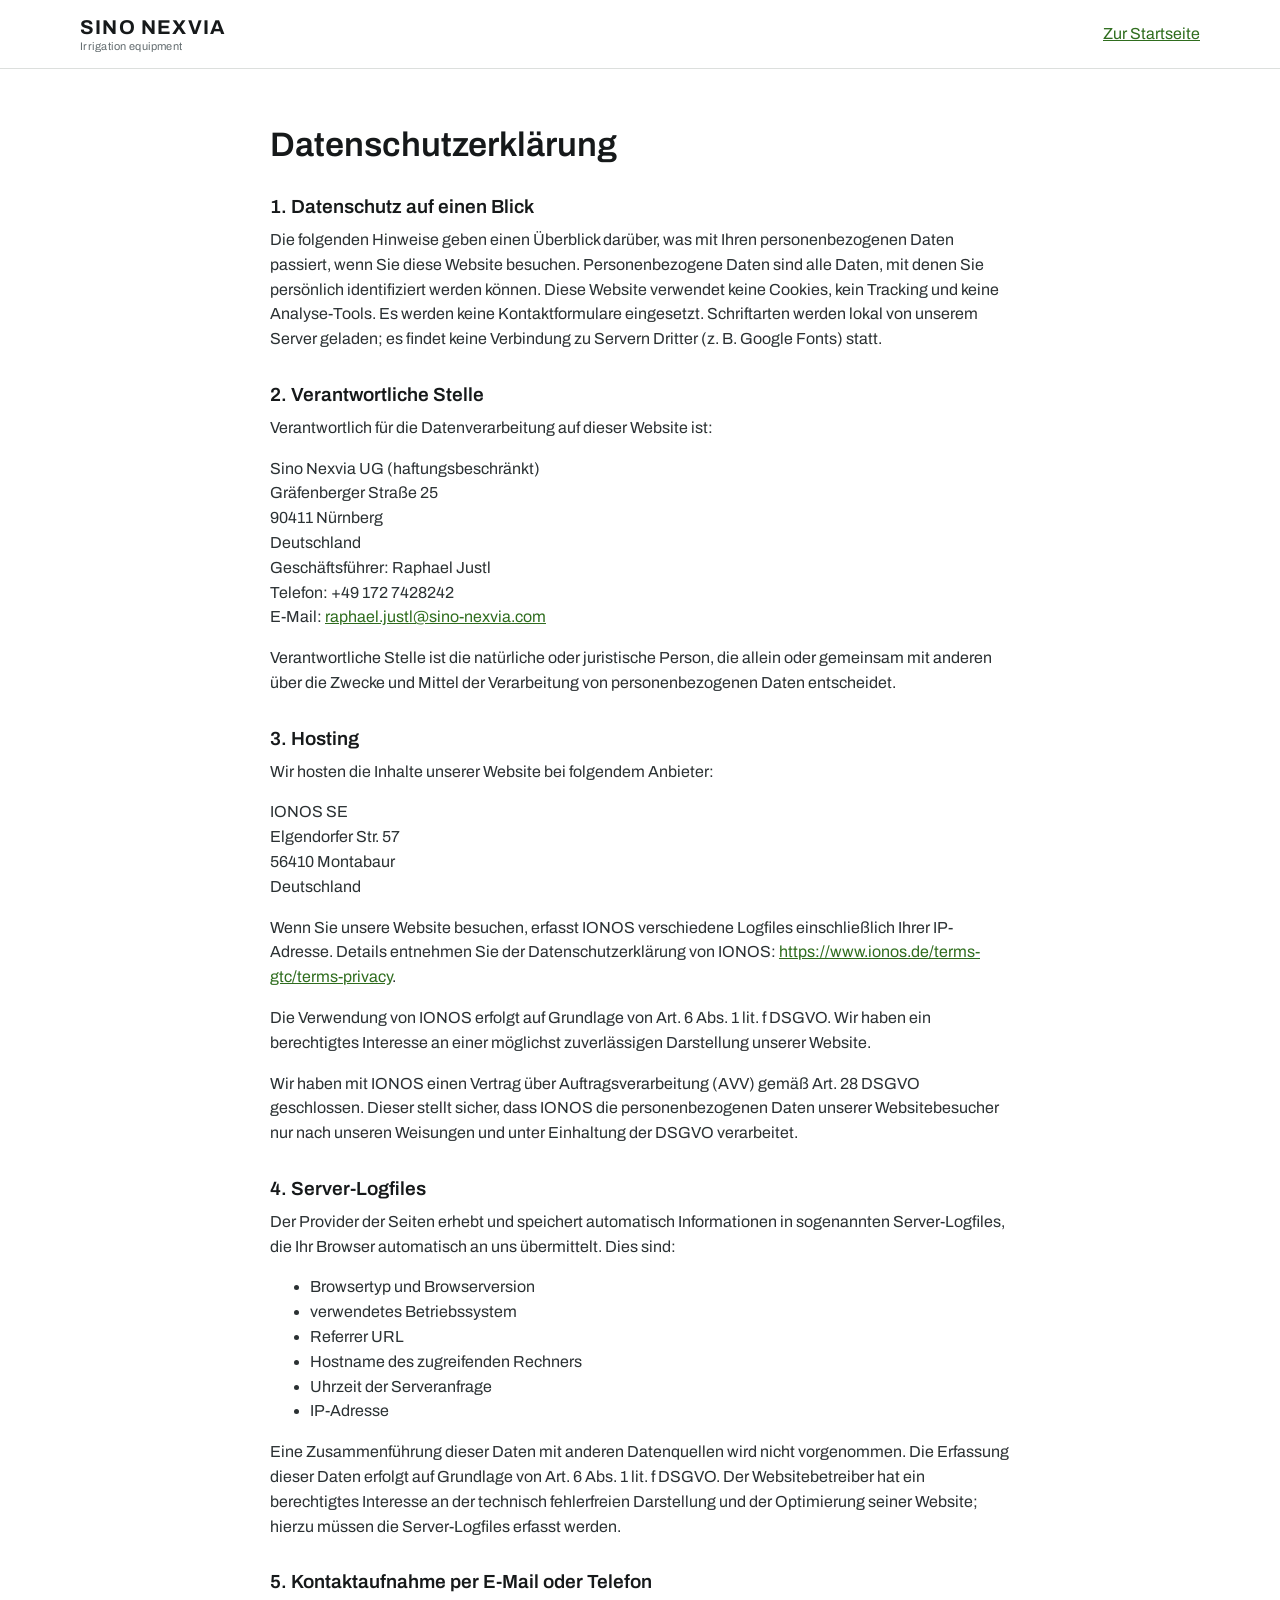
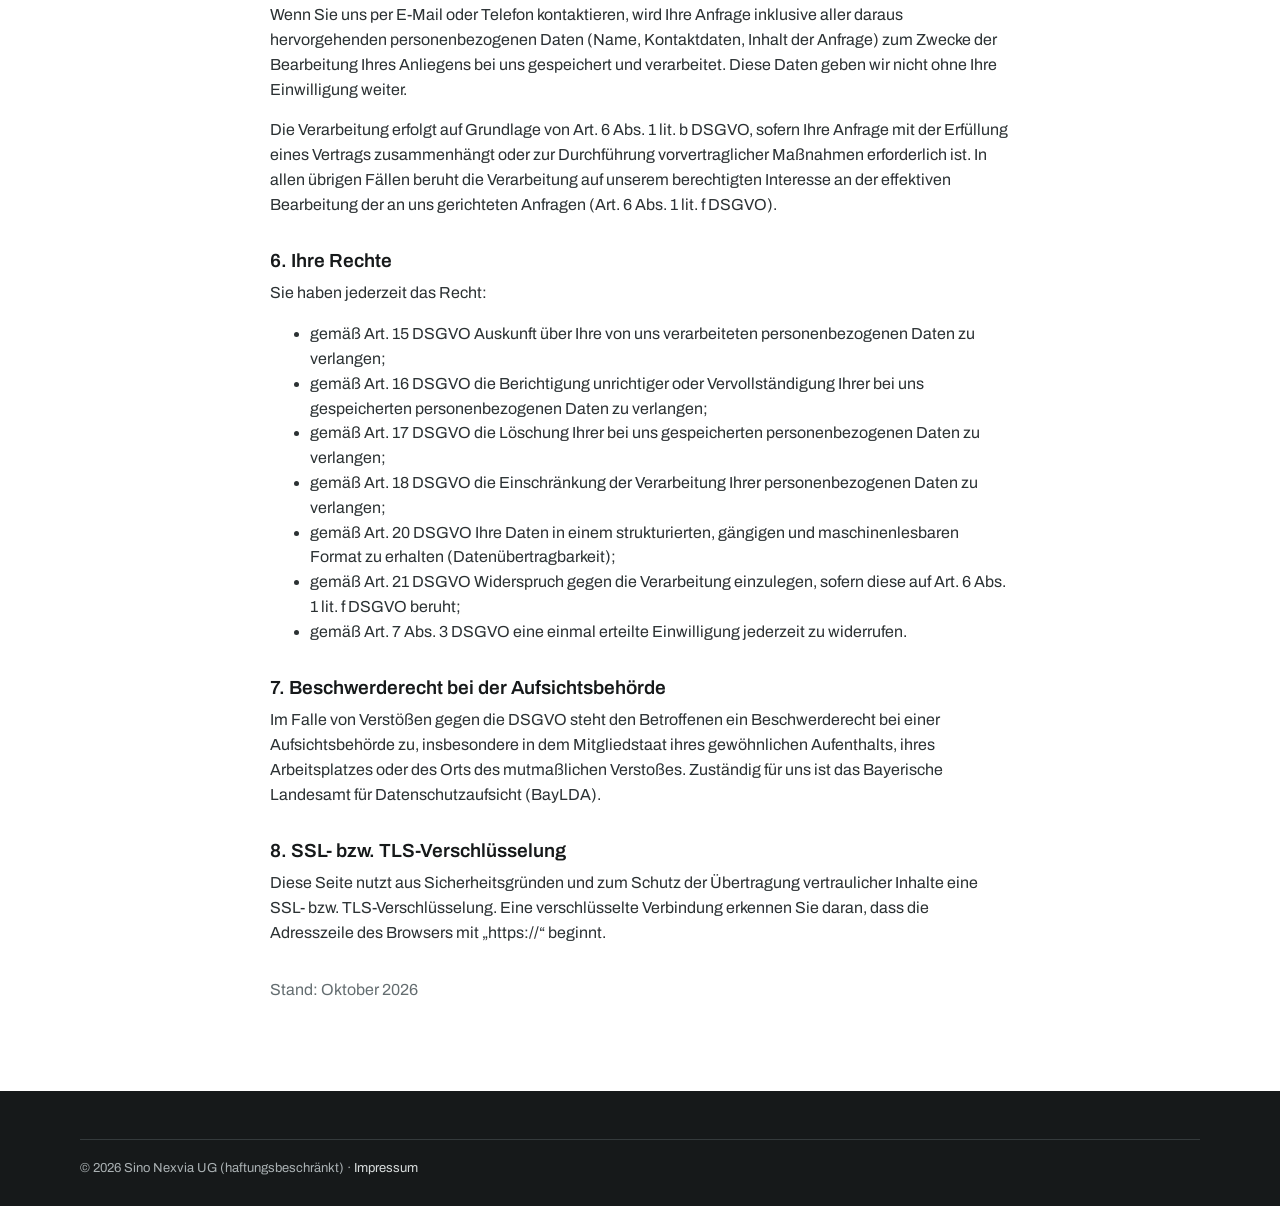
<file: datenschutz.html>
<!DOCTYPE html>
<html lang="de">
<head>
  <meta charset="UTF-8">
  <meta name="viewport" content="width=device-width, initial-scale=1">
  <title>Datenschutz | Sino Nexvia</title>
  <meta name="robots" content="noindex">
  <link rel="stylesheet" href="style.css">
</head>
<body>

<header class="header">
  <div class="wrap">
    <a class="logo" href="de.html">
      <span class="logo-name">SINO NEXVIA</span>
      <span class="logo-sub">Irrigation equipment</span>
    </a>
    <a href="de.html">Zur Startseite</a>
  </div>
</header>

<main class="legal-page">
  <div class="wrap">
    <h1>Datenschutzerklärung</h1>

    <h2>1. Datenschutz auf einen Blick</h2>
    <p>Die folgenden Hinweise geben einen Überblick darüber, was mit Ihren personenbezogenen Daten
      passiert, wenn Sie diese Website besuchen. Personenbezogene Daten sind alle Daten, mit denen
      Sie persönlich identifiziert werden können. Diese Website verwendet keine Cookies, kein
      Tracking und keine Analyse-Tools. Es werden keine Kontaktformulare eingesetzt. Schriftarten
      werden lokal von unserem Server geladen; es findet keine Verbindung zu Servern Dritter
      (z. B. Google Fonts) statt.</p>

    <h2>2. Verantwortliche Stelle</h2>
    <p>Verantwortlich für die Datenverarbeitung auf dieser Website ist:</p>
    <p>Sino Nexvia UG (haftungsbeschränkt)<br>
      Gräfenberger Straße 25<br>
      90411 Nürnberg<br>
      Deutschland<br>
      Geschäftsführer: Raphael Justl<br>
      Telefon: +49 172 7428242<br>
      E-Mail: <a href="mailto:raphael.justl@sino-nexvia.com">raphael.justl@sino-nexvia.com</a></p>
    <p>Verantwortliche Stelle ist die natürliche oder juristische Person, die allein oder gemeinsam
      mit anderen über die Zwecke und Mittel der Verarbeitung von personenbezogenen Daten entscheidet.</p>

    <h2>3. Hosting</h2>
    <p>Wir hosten die Inhalte unserer Website bei folgendem Anbieter:</p>
    <p>IONOS SE<br>
      Elgendorfer Str. 57<br>
      56410 Montabaur<br>
      Deutschland</p>
    <p>Wenn Sie unsere Website besuchen, erfasst IONOS verschiedene Logfiles einschließlich Ihrer
      IP-Adresse. Details entnehmen Sie der Datenschutzerklärung von IONOS:
      <a href="https://www.ionos.de/terms-gtc/terms-privacy">https://www.ionos.de/terms-gtc/terms-privacy</a>.</p>
    <p>Die Verwendung von IONOS erfolgt auf Grundlage von Art. 6 Abs. 1 lit. f DSGVO. Wir haben ein
      berechtigtes Interesse an einer möglichst zuverlässigen Darstellung unserer Website.</p>
    <p>Wir haben mit IONOS einen Vertrag über Auftragsverarbeitung (AVV) gemäß Art. 28 DSGVO
      geschlossen. Dieser stellt sicher, dass IONOS die personenbezogenen Daten unserer
      Websitebesucher nur nach unseren Weisungen und unter Einhaltung der DSGVO verarbeitet.</p>

    <h2>4. Server-Logfiles</h2>
    <p>Der Provider der Seiten erhebt und speichert automatisch Informationen in sogenannten
      Server-Logfiles, die Ihr Browser automatisch an uns übermittelt. Dies sind:</p>
    <ul>
      <li>Browsertyp und Browserversion</li>
      <li>verwendetes Betriebssystem</li>
      <li>Referrer URL</li>
      <li>Hostname des zugreifenden Rechners</li>
      <li>Uhrzeit der Serveranfrage</li>
      <li>IP-Adresse</li>
    </ul>
    <p>Eine Zusammenführung dieser Daten mit anderen Datenquellen wird nicht vorgenommen. Die
      Erfassung dieser Daten erfolgt auf Grundlage von Art. 6 Abs. 1 lit. f DSGVO. Der
      Websitebetreiber hat ein berechtigtes Interesse an der technisch fehlerfreien Darstellung und
      der Optimierung seiner Website; hierzu müssen die Server-Logfiles erfasst werden.</p>

    <h2>5. Kontaktaufnahme per E-Mail oder Telefon</h2>
    <p>Wenn Sie uns per E-Mail oder Telefon kontaktieren, wird Ihre Anfrage inklusive aller daraus
      hervorgehenden personenbezogenen Daten (Name, Kontaktdaten, Inhalt der Anfrage) zum Zwecke der
      Bearbeitung Ihres Anliegens bei uns gespeichert und verarbeitet. Diese Daten geben wir nicht
      ohne Ihre Einwilligung weiter.</p>
    <p>Die Verarbeitung erfolgt auf Grundlage von Art. 6 Abs. 1 lit. b DSGVO, sofern Ihre Anfrage
      mit der Erfüllung eines Vertrags zusammenhängt oder zur Durchführung vorvertraglicher
      Maßnahmen erforderlich ist. In allen übrigen Fällen beruht die Verarbeitung auf unserem
      berechtigten Interesse an der effektiven Bearbeitung der an uns gerichteten Anfragen
      (Art. 6 Abs. 1 lit. f DSGVO).</p>

    <h2>6. Ihre Rechte</h2>
    <p>Sie haben jederzeit das Recht:</p>
    <ul>
      <li>gemäß Art. 15 DSGVO Auskunft über Ihre von uns verarbeiteten personenbezogenen Daten zu verlangen;</li>
      <li>gemäß Art. 16 DSGVO die Berichtigung unrichtiger oder Vervollständigung Ihrer bei uns gespeicherten personenbezogenen Daten zu verlangen;</li>
      <li>gemäß Art. 17 DSGVO die Löschung Ihrer bei uns gespeicherten personenbezogenen Daten zu verlangen;</li>
      <li>gemäß Art. 18 DSGVO die Einschränkung der Verarbeitung Ihrer personenbezogenen Daten zu verlangen;</li>
      <li>gemäß Art. 20 DSGVO Ihre Daten in einem strukturierten, gängigen und maschinenlesbaren Format zu erhalten (Datenübertragbarkeit);</li>
      <li>gemäß Art. 21 DSGVO Widerspruch gegen die Verarbeitung einzulegen, sofern diese auf Art. 6 Abs. 1 lit. f DSGVO beruht;</li>
      <li>gemäß Art. 7 Abs. 3 DSGVO eine einmal erteilte Einwilligung jederzeit zu widerrufen.</li>
    </ul>

    <h2>7. Beschwerderecht bei der Aufsichtsbehörde</h2>
    <p>Im Falle von Verstößen gegen die DSGVO steht den Betroffenen ein Beschwerderecht bei einer
      Aufsichtsbehörde zu, insbesondere in dem Mitgliedstaat ihres gewöhnlichen Aufenthalts, ihres
      Arbeitsplatzes oder des Orts des mutmaßlichen Verstoßes. Zuständig für uns ist das Bayerische
      Landesamt für Datenschutzaufsicht (BayLDA).</p>

    <h2>8. SSL- bzw. TLS-Verschlüsselung</h2>
    <p>Diese Seite nutzt aus Sicherheitsgründen und zum Schutz der Übertragung vertraulicher Inhalte
      eine SSL- bzw. TLS-Verschlüsselung. Eine verschlüsselte Verbindung erkennen Sie daran, dass die
      Adresszeile des Browsers mit „https://“ beginnt.</p>

    <p style="margin-top:32px;color:var(--muted)">Stand: Oktober 2026</p>
  </div>
</main>

<footer class="footer">
  <div class="wrap">
    <div class="legal">© 2026 Sino Nexvia UG (haftungsbeschränkt) · <a href="impressum.html" style="display:inline">Impressum</a></div>
  </div>
</footer>

</body>
</html>
</file>
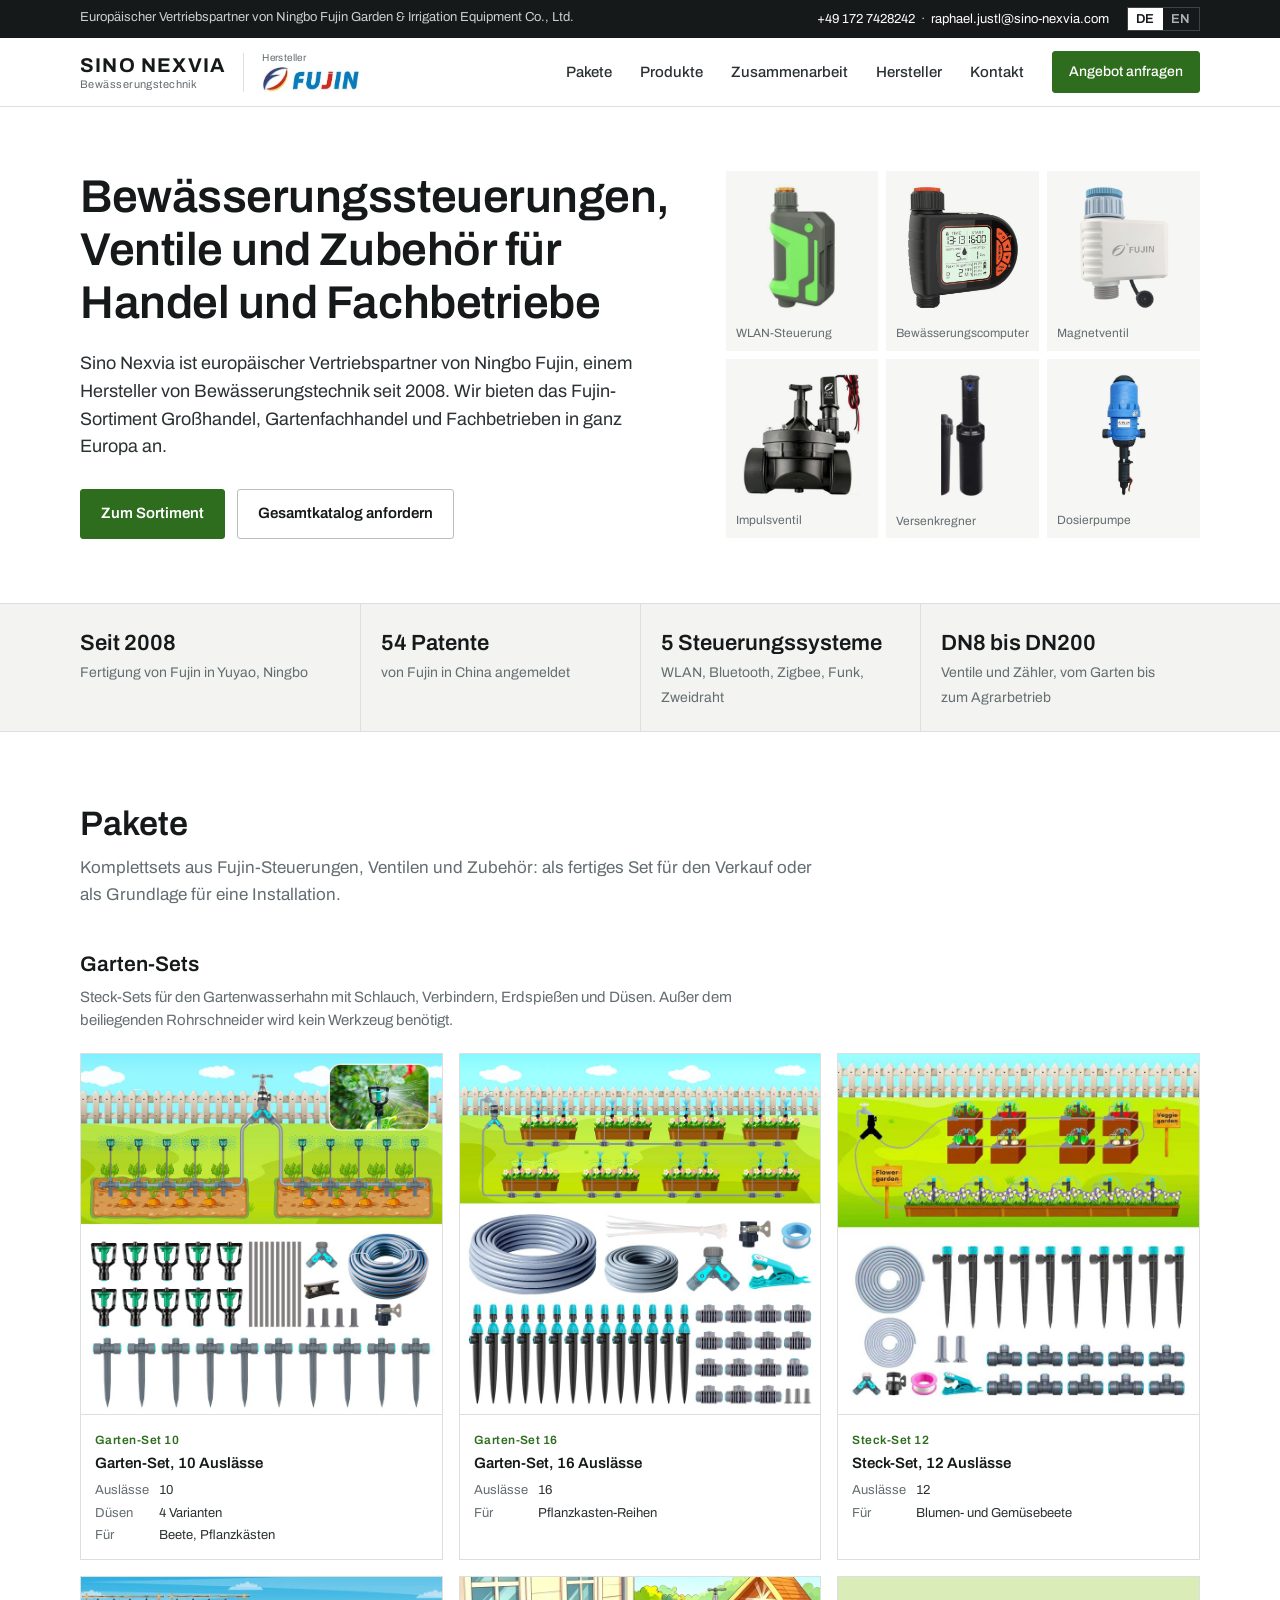
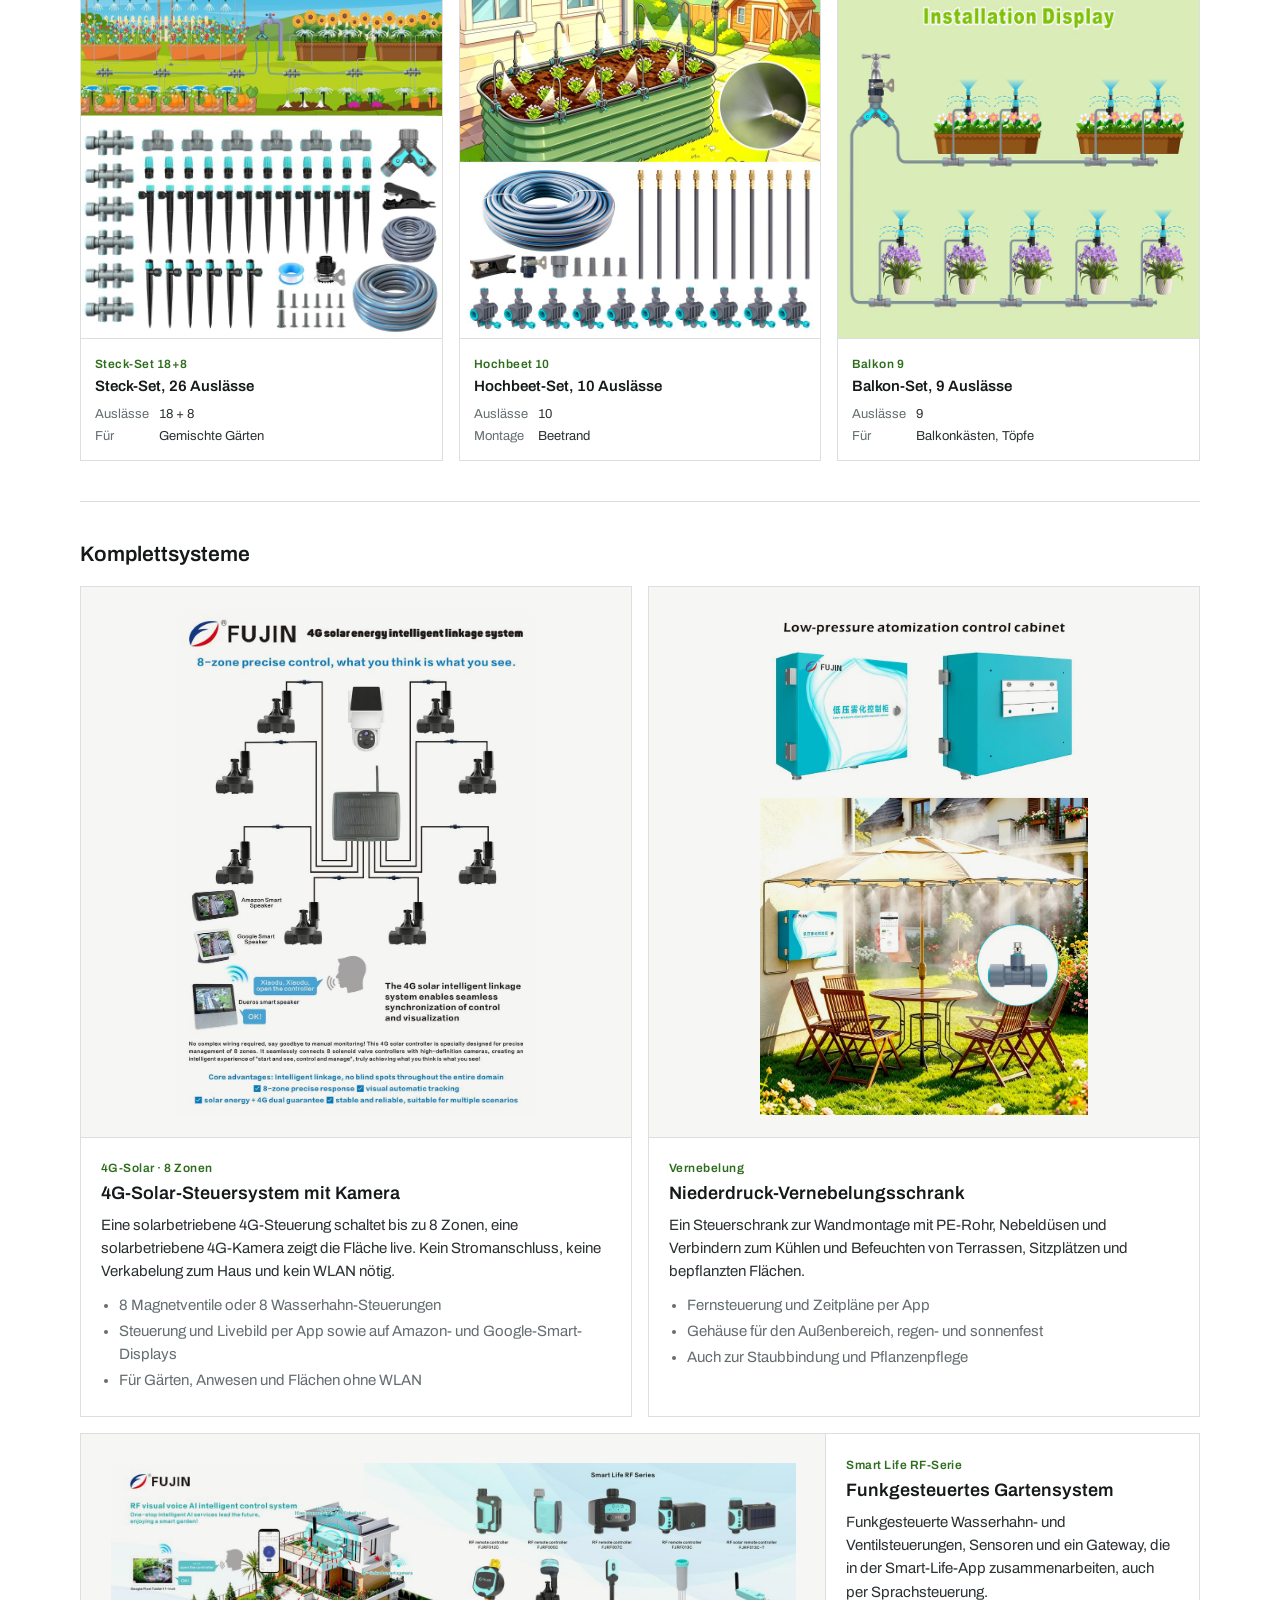
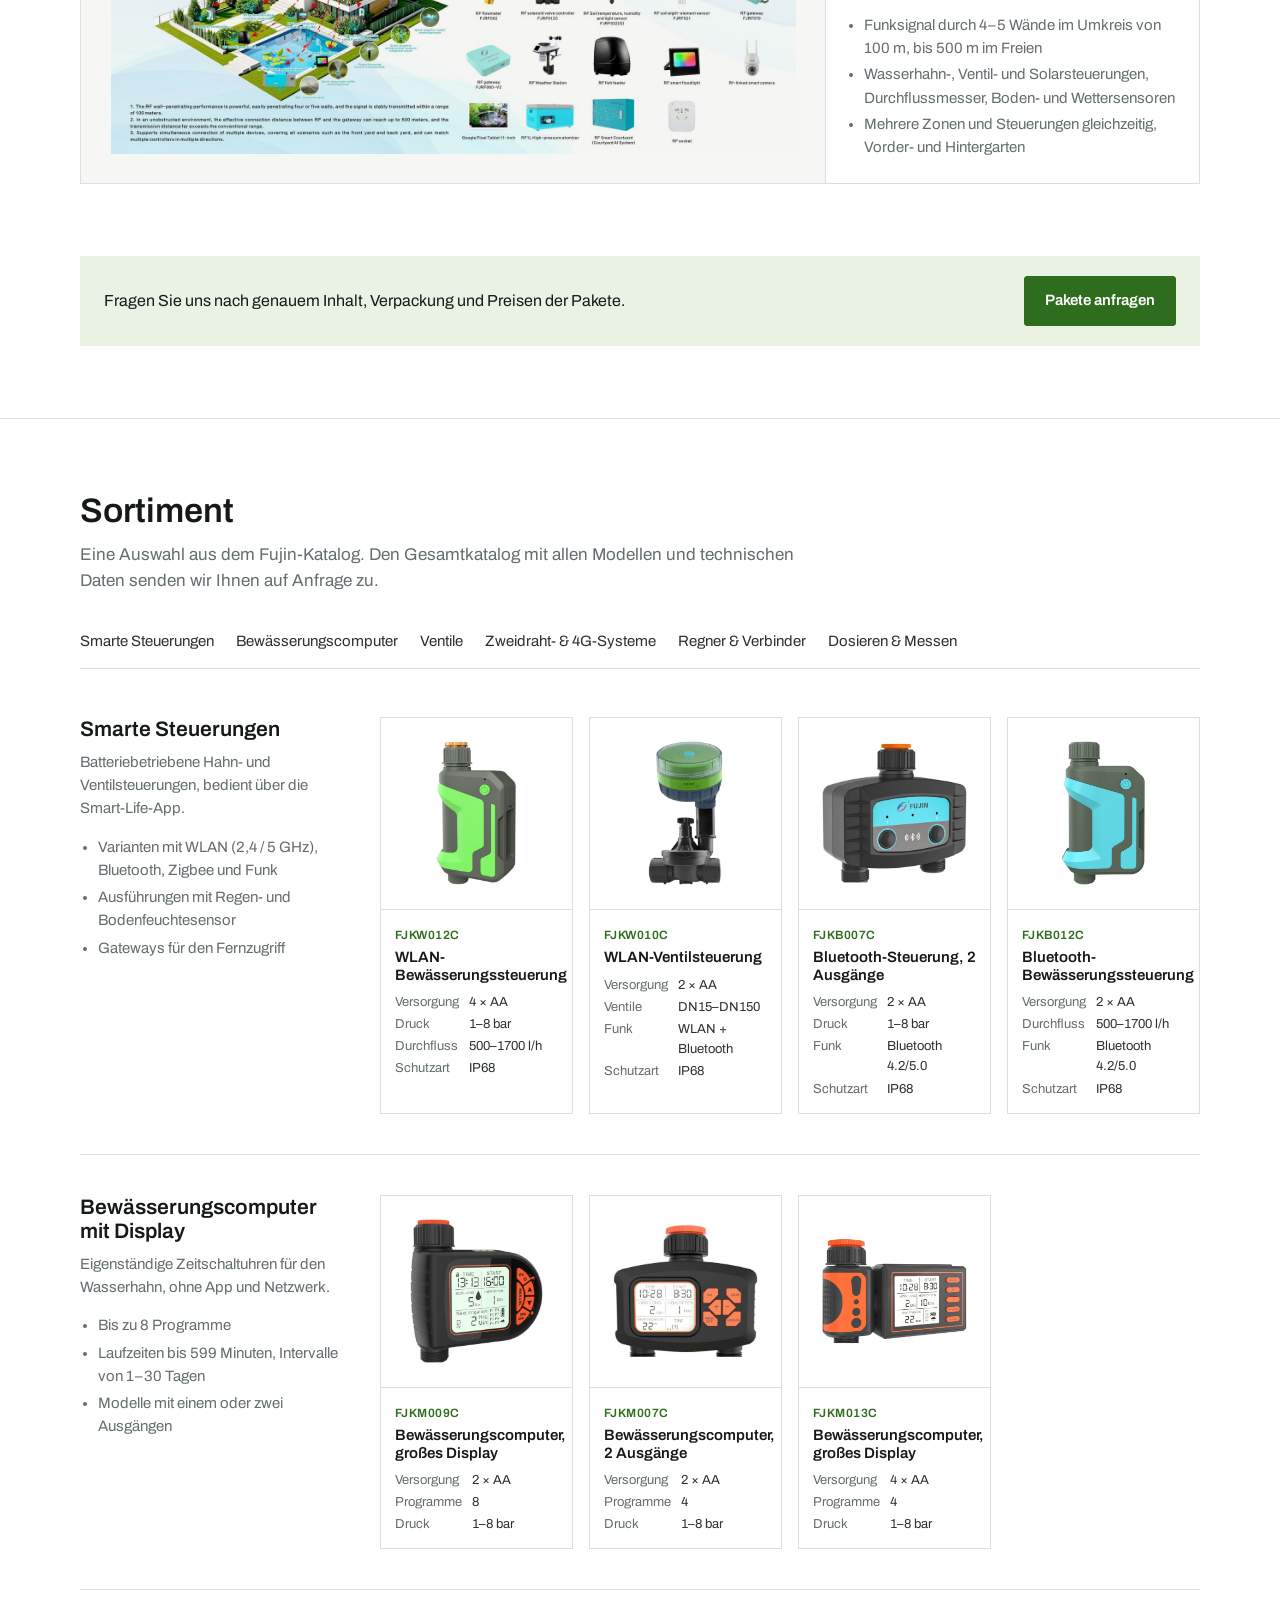
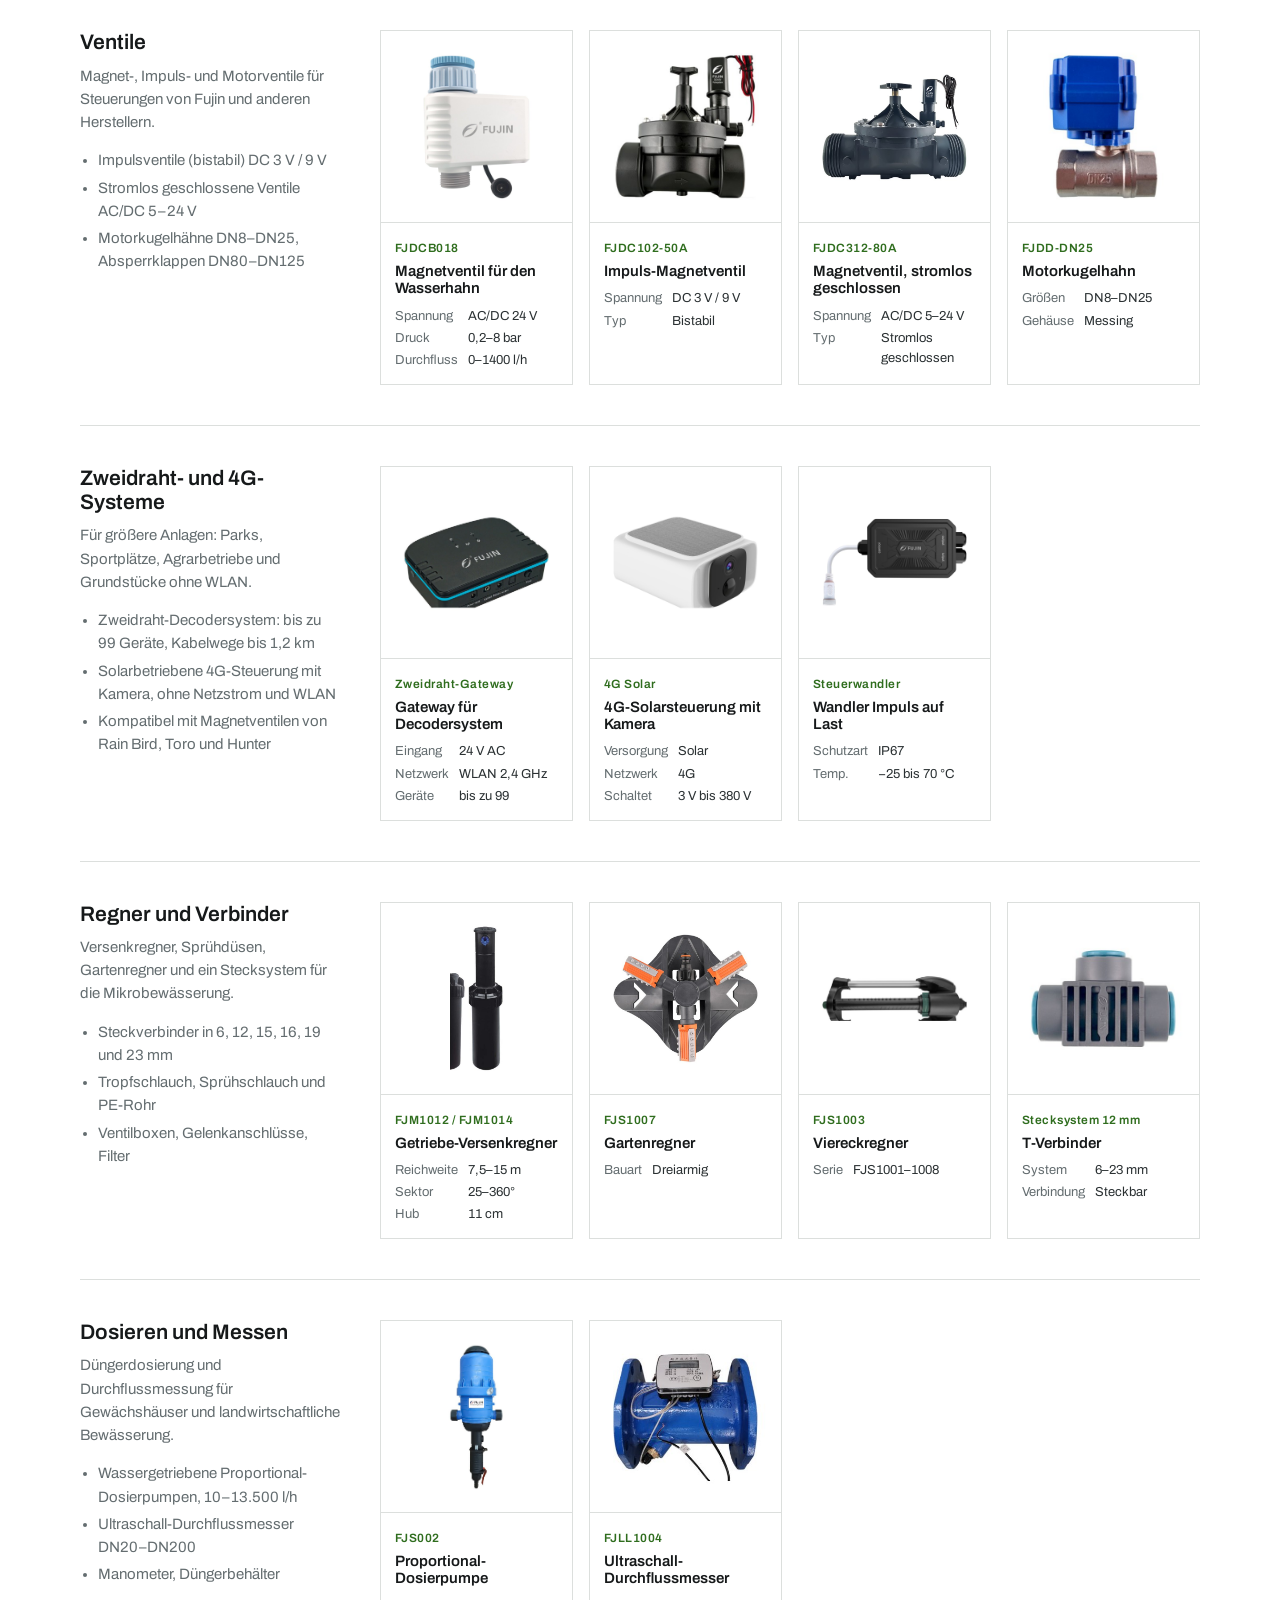
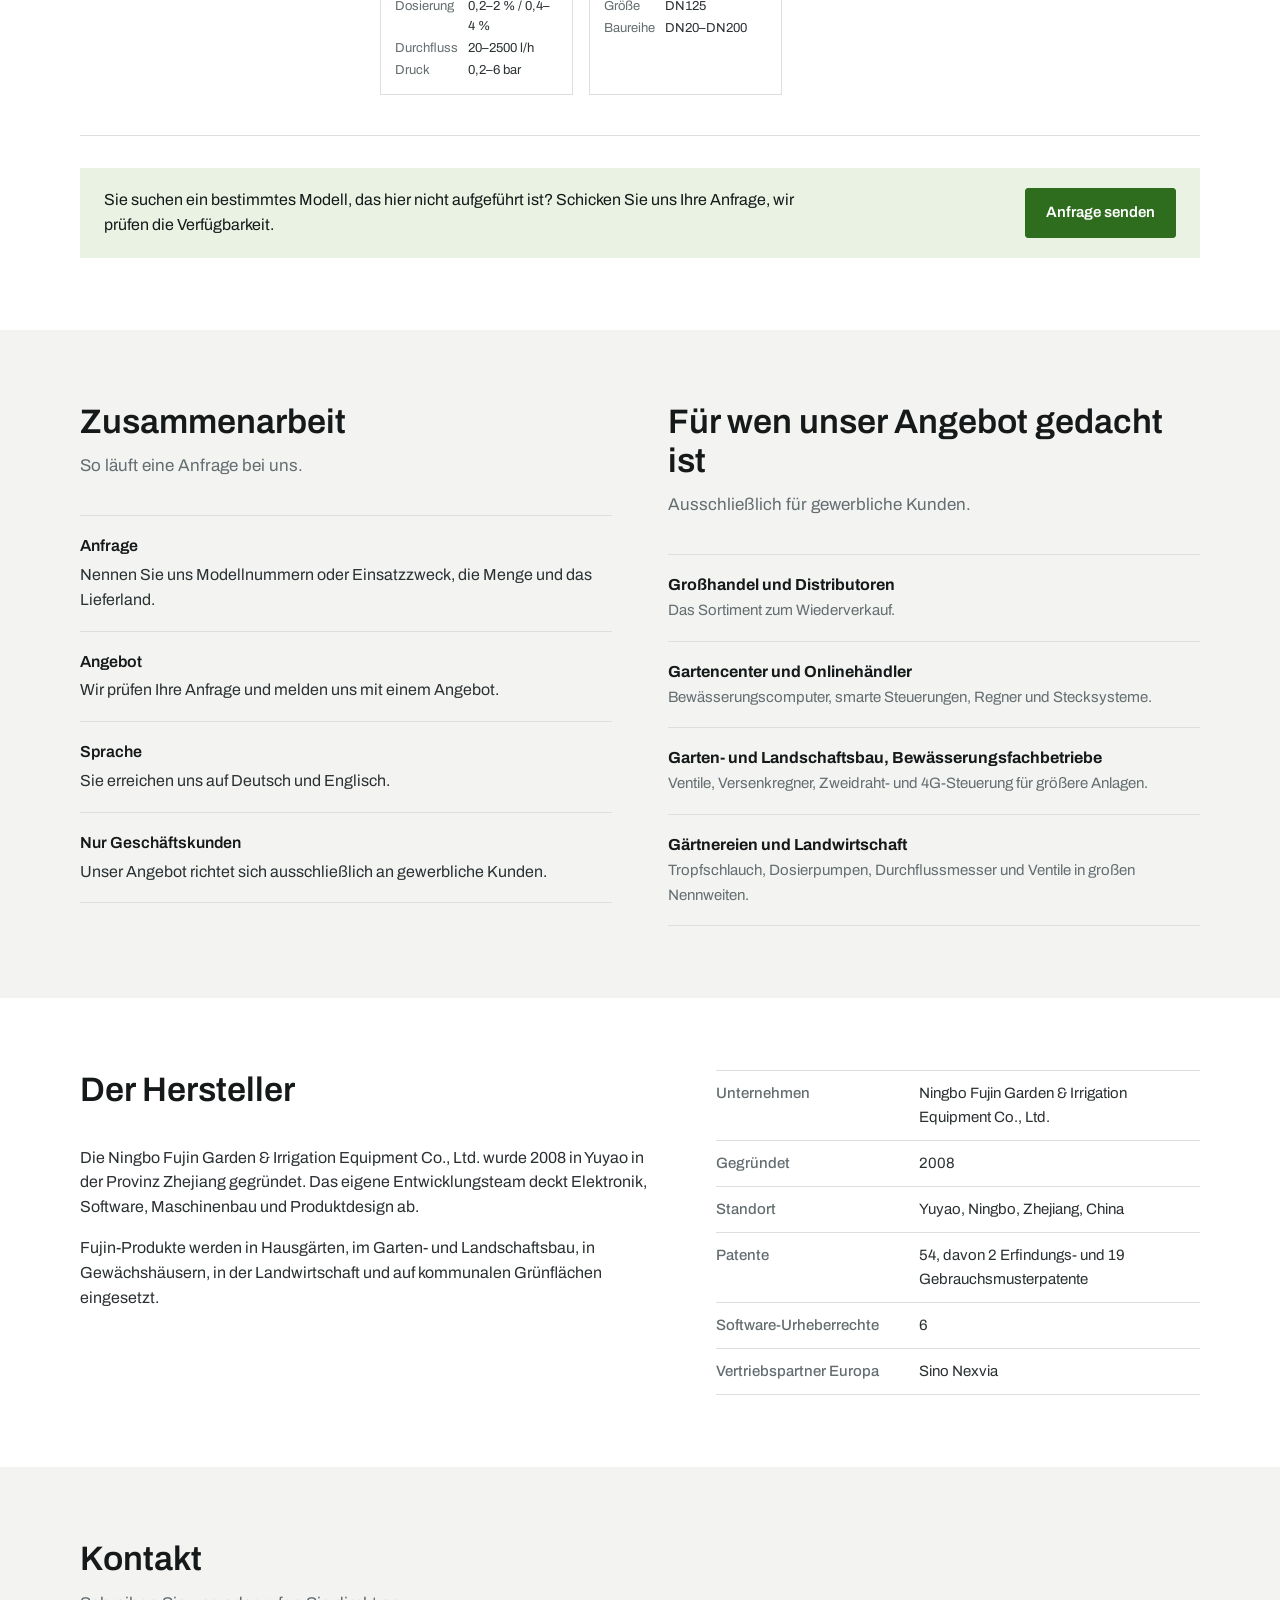
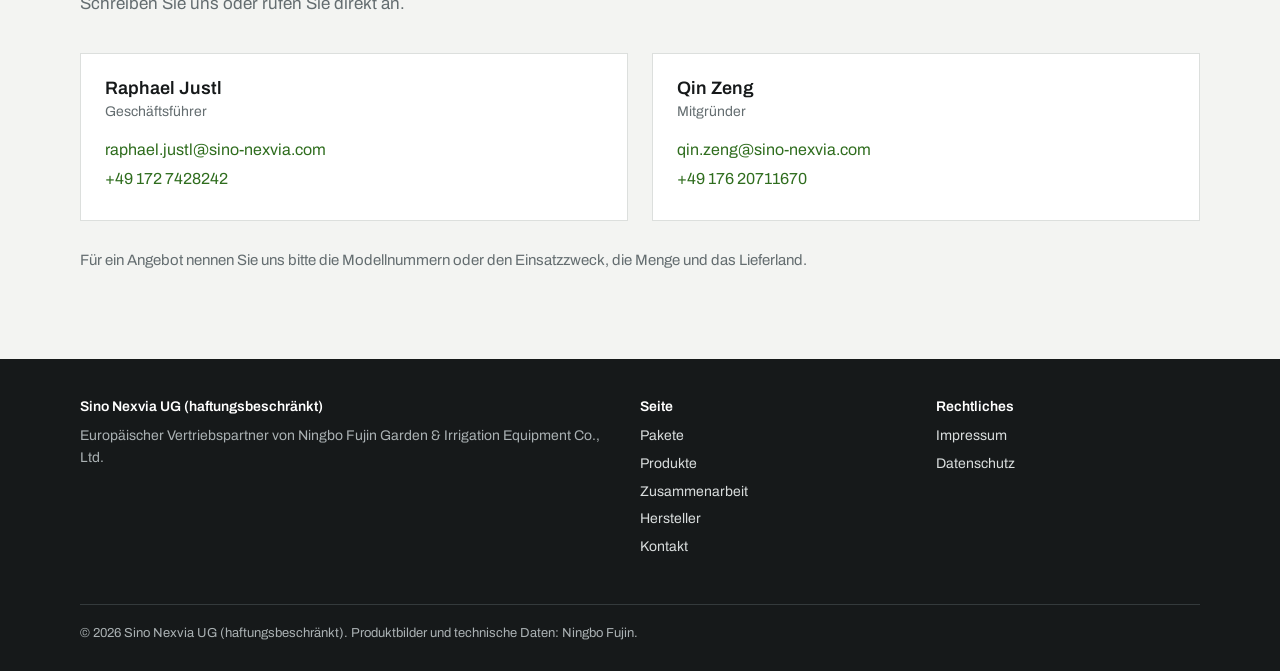
<file: de.html>
<!DOCTYPE html>
<html lang="de">
<head>
  <meta charset="UTF-8">
  <meta name="viewport" content="width=device-width, initial-scale=1">
  <title>Sino Nexvia | Bewässerungstechnik für Geschäftskunden in Europa</title>
  <meta name="description" content="Sino Nexvia ist europäischer Vertriebspartner von Ningbo Fujin Garden & Irrigation Equipment. Bewässerungstechnik für Geschäftskunden in Europa: smarte Bewässerungssteuerungen, Magnetventile, Regner, Steckverbinder und Dosiertechnik für Handel und Fachbetriebe.">
  <link rel="preload" href="fonts/archivo-400.woff2" as="font" type="font/woff2" crossorigin>
  <link rel="preload" href="fonts/archivo-600.woff2" as="font" type="font/woff2" crossorigin>
  <link rel="alternate" hreflang="en" href="https://sino-nexvia.com/">
  <link rel="alternate" hreflang="de" href="https://sino-nexvia.com/de.html">
  <link rel="stylesheet" href="style.css">
</head>
<body>

<div class="topbar">
  <div class="wrap">
    <span class="hide-sm">Europäischer Vertriebspartner von Ningbo Fujin Garden &amp; Irrigation Equipment Co., Ltd.</span>
    <span class="topbar-right">
      <span class="hide-sm"><a href="tel:+491727428242">+49 172 7428242</a> &nbsp;·&nbsp; <a href="mailto:raphael.justl@sino-nexvia.com">raphael.justl@sino-nexvia.com</a></span>
      <span class="lang"><span aria-current="true">DE</span><a href="index.html" hreflang="en" lang="en">EN</a></span>
    </span>
  </div>
</div>

<header class="header">
  <div class="wrap">
    <div class="brand">
      <a class="logo" href="#top">
        <span class="logo-name">SINO NEXVIA</span>
        <span class="logo-sub">Bewässerungstechnik</span>
      </a>
      <a class="partner" href="#manufacturer">
        <span>Hersteller</span>
        <img src="img/fujin-logo.jpg" alt="Fujin" width="291" height="77">
      </a>
    </div>
    <button class="nav-toggle" aria-expanded="false" aria-controls="nav">Menü</button>
    <nav class="nav" id="nav">
      <a href="#packages">Pakete</a>
      <a href="#products">Produkte</a>
      <a href="#terms">Zusammenarbeit</a>
      <a href="#manufacturer">Hersteller</a>
      <a href="#contact">Kontakt</a>
      <a class="button" href="mailto:raphael.justl@sino-nexvia.com?subject=Angebotsanfrage">Angebot anfragen</a>
    </nav>
  </div>
</header>

<main id="top">

  <section class="hero">
    <div class="wrap">
      <div>
        <h1>Bewässerungssteuerungen, Ventile und Zubehör für Handel und Fachbetriebe</h1>
        <p class="intro">
          Sino Nexvia ist europäischer Vertriebspartner von Ningbo Fujin, einem Hersteller
          von Bewässerungstechnik seit 2008. Wir bieten das Fujin-Sortiment Großhandel,
          Gartenfachhandel und Fachbetrieben in ganz Europa an.
        </p>
        <div class="actions">
          <a class="button" href="#packages">Zum Sortiment</a>
          <a class="button secondary" href="mailto:raphael.justl@sino-nexvia.com?subject=Anfrage%20Fujin-Katalog">Gesamtkatalog anfordern</a>
        </div>
      </div>
      <div class="hero-products">
        <figure><img src="img/products/wifi-fjkw012c.jpg" alt="Fujin WLAN-Bewässerungscomputer FJKW012C" width="548" height="548"><figcaption>WLAN-Steuerung</figcaption></figure>
        <figure><img src="img/products/lcd-fjkm009c.jpg" alt="Fujin Bewässerungscomputer mit Display FJKM009C" width="519" height="519"><figcaption>Bewässerungscomputer</figcaption></figure>
        <figure><img src="img/products/solenoid-fjdcb018.jpg" alt="Fujin Magnetventil FJDCB018" width="800" height="800"><figcaption>Magnetventil</figcaption></figure>
        <figure><img src="img/products/valve-fjdc102-50a.jpg" alt="Fujin Impuls-Magnetventil FJDC102-50A" width="402" height="402"><figcaption>Impulsventil</figcaption></figure>
        <figure><img src="img/products/popup-fjm1012.jpg" alt="Fujin Versenkregner FJM1012" width="593" height="593"><figcaption>Versenkregner</figcaption></figure>
        <figure><img src="img/products/dosing-fjs002.jpg" alt="Fujin Dosierpumpe FJS002" width="730" height="730"><figcaption>Dosierpumpe</figcaption></figure>
      </div>
    </div>
  </section>

  <section class="figures" aria-label="Kennzahlen">
    <div class="wrap">
      <ul>
        <li><strong>Seit 2008</strong><span>Fertigung von Fujin in Yuyao, Ningbo</span></li>
        <li><strong>54 Patente</strong><span>von Fujin in China angemeldet</span></li>
        <li><strong>5 Steuerungssysteme</strong><span>WLAN, Bluetooth, Zigbee, Funk, Zweidraht</span></li>
        <li><strong>DN8 bis DN200</strong><span>Ventile und Zähler, vom Garten bis zum Agrarbetrieb</span></li>
      </ul>
    </div>
  </section>

  <section class="section" id="packages">
    <div class="wrap">
      <div class="section-head">
        <h2>Pakete</h2>
        <p>Komplettsets aus Fujin-Steuerungen, Ventilen und Zubehör: als fertiges Set für
          den Verkauf oder als Grundlage für eine Installation.</p>
      </div>

      <div class="pkg-group">
        <h3>Garten-Sets</h3>
        <p>Steck-Sets für den Gartenwasserhahn mit Schlauch, Verbindern, Erdspießen und Düsen.
          Außer dem beiliegenden Rohrschneider wird kein Werkzeug benötigt.</p>
        <div class="products kits">
          <article class="product">
            <img src="img/packages/kit-garden-10.jpg" alt="" loading="lazy" width="800" height="800">
            <div class="info">
              <span class="model">Garten-Set 10</span>
              <h4>Garten-Set, 10 Auslässe</h4>
              <dl><dt>Auslässe</dt><dd>10</dd><dt>Düsen</dt><dd>4 Varianten</dd><dt>Für</dt><dd>Beete, Pflanzkästen</dd></dl>
            </div>
          </article>
          <article class="product">
            <img src="img/packages/kit-garden-16.jpg" alt="" loading="lazy" width="800" height="800">
            <div class="info">
              <span class="model">Garten-Set 16</span>
              <h4>Garten-Set, 16 Auslässe</h4>
              <dl><dt>Auslässe</dt><dd>16</dd><dt>Für</dt><dd>Pflanzkasten-Reihen</dd></dl>
            </div>
          </article>
          <article class="product">
            <img src="img/packages/kit-quickplug-12.jpg" alt="" loading="lazy" width="800" height="800">
            <div class="info">
              <span class="model">Steck-Set 12</span>
              <h4>Steck-Set, 12 Auslässe</h4>
              <dl><dt>Auslässe</dt><dd>12</dd><dt>Für</dt><dd>Blumen- und Gemüsebeete</dd></dl>
            </div>
          </article>
          <article class="product">
            <img src="img/packages/kit-quickplug-18-8.jpg" alt="" loading="lazy" width="800" height="800">
            <div class="info">
              <span class="model">Steck-Set 18+8</span>
              <h4>Steck-Set, 26 Auslässe</h4>
              <dl><dt>Auslässe</dt><dd>18 + 8</dd><dt>Für</dt><dd>Gemischte Gärten</dd></dl>
            </div>
          </article>
          <article class="product">
            <img src="img/packages/kit-raised-bed-10.jpg" alt="" loading="lazy" width="800" height="800">
            <div class="info">
              <span class="model">Hochbeet 10</span>
              <h4>Hochbeet-Set, 10 Auslässe</h4>
              <dl><dt>Auslässe</dt><dd>10</dd><dt>Montage</dt><dd>Beetrand</dd></dl>
            </div>
          </article>
          <article class="product">
            <img src="img/packages/kit-balcony-9.jpg" alt="" loading="lazy" width="800" height="800">
            <div class="info">
              <span class="model">Balkon 9</span>
              <h4>Balkon-Set, 9 Auslässe</h4>
              <dl><dt>Auslässe</dt><dd>9</dd><dt>Für</dt><dd>Balkonkästen, Töpfe</dd></dl>
            </div>
          </article>
        </div>
      </div>

      <div class="pkg-group">
        <h3>Komplettsysteme</h3>
        <div class="systems">
          <article class="system">
            <a class="system-img" href="img/packages/4g-solar-8zone-valves.jpg"><img src="img/packages/4g-solar-8zone-valves.jpg" alt="Fujin 4G-Solar-Steuersystem mit Kamera und 8 Magnetventilen" loading="lazy" width="900" height="1273"></a>
            <div class="info">
              <span class="model">4G-Solar · 8 Zonen</span>
              <h4>4G-Solar-Steuersystem mit Kamera</h4>
              <p>Eine solarbetriebene 4G-Steuerung schaltet bis zu 8 Zonen, eine solarbetriebene
                4G-Kamera zeigt die Fläche live. Kein Stromanschluss, keine Verkabelung zum Haus
                und kein WLAN nötig.</p>
              <ul>
                <li>8 Magnetventile oder 8 Wasserhahn-Steuerungen</li>
                <li>Steuerung und Livebild per App sowie auf Amazon- und Google-Smart-Displays</li>
                <li>Für Gärten, Anwesen und Flächen ohne WLAN</li>
              </ul>
            </div>
          </article>
          <article class="system">
            <a class="system-img" href="img/packages/misting-cabinet.jpg"><img src="img/packages/misting-cabinet.jpg" alt="Fujin Niederdruck-Vernebelungsschrank auf einer Terrasse" loading="lazy" width="900" height="1387"></a>
            <div class="info">
              <span class="model">Vernebelung</span>
              <h4>Niederdruck-Vernebelungsschrank</h4>
              <p>Ein Steuerschrank zur Wandmontage mit PE-Rohr, Nebeldüsen und Verbindern zum
                Kühlen und Befeuchten von Terrassen, Sitzplätzen und bepflanzten Flächen.</p>
              <ul>
                <li>Fernsteuerung und Zeitpläne per App</li>
                <li>Gehäuse für den Außenbereich, regen- und sonnenfest</li>
                <li>Auch zur Staubbindung und Pflanzenpflege</li>
              </ul>
            </div>
          </article>
          <article class="system wide">
            <a class="system-img" href="img/packages/rf-smart-life-series.jpg"><img src="img/packages/rf-smart-life-series.jpg" alt="Fujin Smart Life RF-Serie: Steuerungen, Sensoren, Gateway und Kamera" loading="lazy" width="1600" height="678"></a>
            <div class="info">
              <span class="model">Smart Life RF-Serie</span>
              <h4>Funkgesteuertes Gartensystem</h4>
              <p>Funkgesteuerte Wasserhahn- und Ventilsteuerungen, Sensoren und ein Gateway, die in
                der Smart-Life-App zusammenarbeiten, auch per Sprachsteuerung.</p>
              <ul>
                <li>Funksignal durch 4–5 Wände im Umkreis von 100 m, bis 500 m im Freien</li>
                <li>Wasserhahn-, Ventil- und Solarsteuerungen, Durchflussmesser, Boden- und Wettersensoren</li>
                <li>Mehrere Zonen und Steuerungen gleichzeitig, Vorder- und Hintergarten</li>
              </ul>
            </div>
          </article>
        </div>
      </div>

      <div class="range-note">
        <p>Fragen Sie uns nach genauem Inhalt, Verpackung und Preisen der Pakete.</p>
        <a class="button" href="mailto:raphael.justl@sino-nexvia.com?subject=Anfrage%20Pakete">Pakete anfragen</a>
      </div>
    </div>
  </section>

  <section class="section ruled" id="products">
    <div class="wrap">
      <div class="section-head">
        <h2>Sortiment</h2>
        <p>Eine Auswahl aus dem Fujin-Katalog. Den Gesamtkatalog mit allen Modellen und
          technischen Daten senden wir Ihnen auf Anfrage zu.</p>
      </div>

      <nav class="range-nav" aria-label="Produktkategorien">
        <a href="#smart">Smarte Steuerungen</a>
        <a href="#timers">Bewässerungscomputer</a>
        <a href="#valves">Ventile</a>
        <a href="#systems">Zweidraht- &amp; 4G-Systeme</a>
        <a href="#sprinklers">Regner &amp; Verbinder</a>
        <a href="#dosing">Dosieren &amp; Messen</a>
      </nav>

      <div class="category" id="smart">
        <div class="desc">
          <h3>Smarte Steuerungen</h3>
          <p>Batteriebetriebene Hahn- und Ventilsteuerungen, bedient über die Smart-Life-App.</p>
          <ul>
            <li>Varianten mit WLAN (2,4 / 5 GHz), Bluetooth, Zigbee und Funk</li>
            <li>Ausführungen mit Regen- und Bodenfeuchtesensor</li>
            <li>Gateways für den Fernzugriff</li>
          </ul>
        </div>
        <div class="products">
          <article class="product">
            <img src="img/products/wifi-fjkw012c.jpg" alt="" loading="lazy" width="548" height="548">
            <div class="info">
              <span class="model">FJKW012C</span>
              <h4>WLAN-Bewässerungssteuerung</h4>
              <dl><dt>Versorgung</dt><dd>4 × AA</dd><dt>Druck</dt><dd>1–8 bar</dd><dt>Durchfluss</dt><dd>500–1700 l/h</dd><dt>Schutzart</dt><dd>IP68</dd></dl>
            </div>
          </article>
          <article class="product">
            <img src="img/products/wifi-valve-fjkw010c.jpg" alt="" loading="lazy" width="517" height="517">
            <div class="info">
              <span class="model">FJKW010C</span>
              <h4>WLAN-Ventilsteuerung</h4>
              <dl><dt>Versorgung</dt><dd>2 × AA</dd><dt>Ventile</dt><dd>DN15–DN150</dd><dt>Funk</dt><dd>WLAN + Bluetooth</dd><dt>Schutzart</dt><dd>IP68</dd></dl>
            </div>
          </article>
          <article class="product">
            <img src="img/products/bt-fjkb007c.jpg" alt="" loading="lazy" width="469" height="469">
            <div class="info">
              <span class="model">FJKB007C</span>
              <h4>Bluetooth-Steuerung, 2 Ausgänge</h4>
              <dl><dt>Versorgung</dt><dd>2 × AA</dd><dt>Druck</dt><dd>1–8 bar</dd><dt>Funk</dt><dd>Bluetooth 4.2/5.0</dd><dt>Schutzart</dt><dd>IP68</dd></dl>
            </div>
          </article>
          <article class="product">
            <img src="img/products/bt-fjkb012c.jpg" alt="" loading="lazy" width="636" height="636">
            <div class="info">
              <span class="model">FJKB012C</span>
              <h4>Bluetooth-Bewässerungssteuerung</h4>
              <dl><dt>Versorgung</dt><dd>2 × AA</dd><dt>Durchfluss</dt><dd>500–1700 l/h</dd><dt>Funk</dt><dd>Bluetooth 4.2/5.0</dd><dt>Schutzart</dt><dd>IP68</dd></dl>
            </div>
          </article>
        </div>
      </div>

      <div class="category" id="timers">
        <div class="desc">
          <h3>Bewässerungscomputer mit Display</h3>
          <p>Eigenständige Zeitschaltuhren für den Wasserhahn, ohne App und Netzwerk.</p>
          <ul>
            <li>Bis zu 8 Programme</li>
            <li>Laufzeiten bis 599 Minuten, Intervalle von 1–30 Tagen</li>
            <li>Modelle mit einem oder zwei Ausgängen</li>
          </ul>
        </div>
        <div class="products">
          <article class="product">
            <img src="img/products/lcd-fjkm009c.jpg" alt="" loading="lazy" width="519" height="519">
            <div class="info">
              <span class="model">FJKM009C</span>
              <h4>Bewässerungscomputer, großes Display</h4>
              <dl><dt>Versorgung</dt><dd>2 × AA</dd><dt>Programme</dt><dd>8</dd><dt>Druck</dt><dd>1–8 bar</dd></dl>
            </div>
          </article>
          <article class="product">
            <img src="img/products/lcd-fjkm007c.jpg" alt="" loading="lazy" width="467" height="467">
            <div class="info">
              <span class="model">FJKM007C</span>
              <h4>Bewässerungscomputer, 2 Ausgänge</h4>
              <dl><dt>Versorgung</dt><dd>2 × AA</dd><dt>Programme</dt><dd>4</dd><dt>Druck</dt><dd>1–8 bar</dd></dl>
            </div>
          </article>
          <article class="product">
            <img src="img/products/lcd-fjkm013c.jpg" alt="" loading="lazy" width="611" height="611">
            <div class="info">
              <span class="model">FJKM013C</span>
              <h4>Bewässerungscomputer, großes Display</h4>
              <dl><dt>Versorgung</dt><dd>4 × AA</dd><dt>Programme</dt><dd>4</dd><dt>Druck</dt><dd>1–8 bar</dd></dl>
            </div>
          </article>
        </div>
      </div>

      <div class="category" id="valves">
        <div class="desc">
          <h3>Ventile</h3>
          <p>Magnet-, Impuls- und Motorventile für Steuerungen von Fujin und anderen Herstellern.</p>
          <ul>
            <li>Impulsventile (bistabil) DC 3 V / 9 V</li>
            <li>Stromlos geschlossene Ventile AC/DC 5–24 V</li>
            <li>Motorkugelhähne DN8–DN25, Absperrklappen DN80–DN125</li>
          </ul>
        </div>
        <div class="products">
          <article class="product">
            <img src="img/products/solenoid-fjdcb018.jpg" alt="" loading="lazy" width="800" height="800">
            <div class="info">
              <span class="model">FJDCB018</span>
              <h4>Magnetventil für den Wasserhahn</h4>
              <dl><dt>Spannung</dt><dd>AC/DC 24 V</dd><dt>Druck</dt><dd>0,2–8 bar</dd><dt>Durchfluss</dt><dd>0–1400 l/h</dd></dl>
            </div>
          </article>
          <article class="product">
            <img src="img/products/valve-fjdc102-50a.jpg" alt="" loading="lazy" width="402" height="402">
            <div class="info">
              <span class="model">FJDC102-50A</span>
              <h4>Impuls-Magnetventil</h4>
              <dl><dt>Spannung</dt><dd>DC 3 V / 9 V</dd><dt>Typ</dt><dd>Bistabil</dd></dl>
            </div>
          </article>
          <article class="product">
            <img src="img/products/valve-fjdc312-80a.jpg" alt="" loading="lazy" width="613" height="613">
            <div class="info">
              <span class="model">FJDC312-80A</span>
              <h4>Magnetventil, stromlos geschlossen</h4>
              <dl><dt>Spannung</dt><dd>AC/DC 5–24 V</dd><dt>Typ</dt><dd>Stromlos geschlossen</dd></dl>
            </div>
          </article>
          <article class="product">
            <img src="img/products/ballvalve-fjdd-dn25.jpg" alt="" loading="lazy" width="386" height="386">
            <div class="info">
              <span class="model">FJDD-DN25</span>
              <h4>Motorkugelhahn</h4>
              <dl><dt>Größen</dt><dd>DN8–DN25</dd><dt>Gehäuse</dt><dd>Messing</dd></dl>
            </div>
          </article>
        </div>
      </div>

      <div class="category" id="systems">
        <div class="desc">
          <h3>Zweidraht- und 4G-Systeme</h3>
          <p>Für größere Anlagen: Parks, Sportplätze, Agrarbetriebe und Grundstücke ohne WLAN.</p>
          <ul>
            <li>Zweidraht-Decodersystem: bis zu 99 Geräte, Kabelwege bis 1,2 km</li>
            <li>Solarbetriebene 4G-Steuerung mit Kamera, ohne Netzstrom und WLAN</li>
            <li>Kompatibel mit Magnetventilen von Rain Bird, Toro und Hunter</li>
          </ul>
        </div>
        <div class="products">
          <article class="product">
            <img src="img/products/decoder-gateway.jpg" alt="" loading="lazy" width="742" height="742">
            <div class="info">
              <span class="model">Zweidraht-Gateway</span>
              <h4>Gateway für Decodersystem</h4>
              <dl><dt>Eingang</dt><dd>24 V AC</dd><dt>Netzwerk</dt><dd>WLAN 2,4 GHz</dd><dt>Geräte</dt><dd>bis zu 99</dd></dl>
            </div>
          </article>
          <article class="product">
            <img src="img/products/solar-4g-controller.jpg" alt="" loading="lazy" width="800" height="800">
            <div class="info">
              <span class="model">4G Solar</span>
              <h4>4G-Solarsteuerung mit Kamera</h4>
              <dl><dt>Versorgung</dt><dd>Solar</dd><dt>Netzwerk</dt><dd>4G</dd><dt>Schaltet</dt><dd>3 V bis 380 V</dd></dl>
            </div>
          </article>
          <article class="product">
            <img src="img/products/converter.jpg" alt="" loading="lazy" width="800" height="800">
            <div class="info">
              <span class="model">Steuerwandler</span>
              <h4>Wandler Impuls auf Last</h4>
              <dl><dt>Schutzart</dt><dd>IP67</dd><dt>Temp.</dt><dd>−25 bis 70 °C</dd></dl>
            </div>
          </article>
        </div>
      </div>

      <div class="category" id="sprinklers">
        <div class="desc">
          <h3>Regner und Verbinder</h3>
          <p>Versenkregner, Sprühdüsen, Gartenregner und ein Stecksystem für die Mikrobewässerung.</p>
          <ul>
            <li>Steckverbinder in 6, 12, 15, 16, 19 und 23 mm</li>
            <li>Tropfschlauch, Sprühschlauch und PE-Rohr</li>
            <li>Ventilboxen, Gelenkanschlüsse, Filter</li>
          </ul>
        </div>
        <div class="products">
          <article class="product">
            <img src="img/products/popup-fjm1012.jpg" alt="" loading="lazy" width="593" height="593">
            <div class="info">
              <span class="model">FJM1012 / FJM1014</span>
              <h4>Getriebe-Versenkregner</h4>
              <dl><dt>Reichweite</dt><dd>7,5–15 m</dd><dt>Sektor</dt><dd>25–360°</dd><dt>Hub</dt><dd>11 cm</dd></dl>
            </div>
          </article>
          <article class="product">
            <img src="img/products/sprinkler-fjs1007.jpg" alt="" loading="lazy" width="603" height="603">
            <div class="info">
              <span class="model">FJS1007</span>
              <h4>Gartenregner</h4>
              <dl><dt>Bauart</dt><dd>Dreiarmig</dd></dl>
            </div>
          </article>
          <article class="product">
            <img src="img/products/oscillating-fjs1003.jpg" alt="" loading="lazy" width="717" height="717">
            <div class="info">
              <span class="model">FJS1003</span>
              <h4>Viereckregner</h4>
              <dl><dt>Serie</dt><dd>FJS1001–1008</dd></dl>
            </div>
          </article>
          <article class="product">
            <img src="img/products/fitting-12mm-tee.jpg" alt="" loading="lazy" width="342" height="342">
            <div class="info">
              <span class="model">Stecksystem 12 mm</span>
              <h4>T-Verbinder</h4>
              <dl><dt>System</dt><dd>6–23 mm</dd><dt>Verbindung</dt><dd>Steckbar</dd></dl>
            </div>
          </article>
        </div>
      </div>

      <div class="category" id="dosing">
        <div class="desc">
          <h3>Dosieren und Messen</h3>
          <p>Düngerdosierung und Durchflussmessung für Gewächshäuser und landwirtschaftliche Bewässerung.</p>
          <ul>
            <li>Wassergetriebene Proportional-Dosierpumpen, 10–13.500 l/h</li>
            <li>Ultraschall-Durchflussmesser DN20–DN200</li>
            <li>Manometer, Düngerbehälter</li>
          </ul>
        </div>
        <div class="products">
          <article class="product">
            <img src="img/products/dosing-fjs002.jpg" alt="" loading="lazy" width="730" height="730">
            <div class="info">
              <span class="model">FJS002</span>
              <h4>Proportional-Dosierpumpe</h4>
              <dl><dt>Dosierung</dt><dd>0,2–2&nbsp;% / 0,4–4&nbsp;%</dd><dt>Durchfluss</dt><dd>20–2500 l/h</dd><dt>Druck</dt><dd>0,2–6 bar</dd></dl>
            </div>
          </article>
          <article class="product">
            <img src="img/products/flowmeter-fjll1004.jpg" alt="" loading="lazy" width="306" height="306">
            <div class="info">
              <span class="model">FJLL1004</span>
              <h4>Ultraschall-Durchflussmesser</h4>
              <dl><dt>Größe</dt><dd>DN125</dd><dt>Baureihe</dt><dd>DN20–DN200</dd></dl>
            </div>
          </article>
        </div>
      </div>

      <div class="range-note">
        <p>Sie suchen ein bestimmtes Modell, das hier nicht aufgeführt ist?
          Schicken Sie uns Ihre Anfrage, wir prüfen die Verfügbarkeit.</p>
        <a class="button" href="mailto:raphael.justl@sino-nexvia.com?subject=Produktanfrage">Anfrage senden</a>
      </div>
    </div>
  </section>

  <section class="section alt" id="terms">
    <div class="wrap columns">
      <div>
        <div class="section-head">
          <h2>Zusammenarbeit</h2>
          <p>So läuft eine Anfrage bei uns.</p>
        </div>
        <dl class="terms">
          <div>
            <dt>Anfrage</dt>
            <dd>Nennen Sie uns Modellnummern oder Einsatzzweck, die Menge und das Lieferland.</dd>
          </div>
          <div>
            <dt>Angebot</dt>
            <dd>Wir prüfen Ihre Anfrage und melden uns mit einem Angebot.</dd>
          </div>
          <div>
            <dt>Sprache</dt>
            <dd>Sie erreichen uns auf Deutsch und Englisch.</dd>
          </div>
          <div>
            <dt>Nur Geschäftskunden</dt>
            <dd>Unser Angebot richtet sich ausschließlich an gewerbliche Kunden.</dd>
          </div>
        </dl>
      </div>
      <div>
        <div class="section-head">
          <h2>Für wen unser Angebot gedacht ist</h2>
          <p>Ausschließlich für gewerbliche Kunden.</p>
        </div>
        <ul class="customers">
          <li><strong>Großhandel und Distributoren</strong><span>Das Sortiment zum Wiederverkauf.</span></li>
          <li><strong>Gartencenter und Onlinehändler</strong><span>Bewässerungscomputer, smarte Steuerungen, Regner und Stecksysteme.</span></li>
          <li><strong>Garten- und Landschaftsbau, Bewässerungsfachbetriebe</strong><span>Ventile, Versenkregner, Zweidraht- und 4G-Steuerung für größere Anlagen.</span></li>
          <li><strong>Gärtnereien und Landwirtschaft</strong><span>Tropfschlauch, Dosierpumpen, Durchflussmesser und Ventile in großen Nennweiten.</span></li>
        </ul>
      </div>
    </div>
  </section>

  <section class="section" id="manufacturer">
    <div class="wrap maker">
      <div>
        <div class="section-head">
          <h2>Der Hersteller</h2>
        </div>
        <p>Die Ningbo Fujin Garden &amp; Irrigation Equipment Co., Ltd. wurde 2008 in Yuyao in der
          Provinz Zhejiang gegründet. Das eigene Entwicklungsteam deckt Elektronik, Software,
          Maschinenbau und Produktdesign ab.</p>
        <p>Fujin-Produkte werden in Hausgärten, im Garten- und Landschaftsbau, in Gewächshäusern,
          in der Landwirtschaft und auf kommunalen Grünflächen eingesetzt.</p>
      </div>
      <table>
        <tr><th scope="row">Unternehmen</th><td>Ningbo Fujin Garden &amp; Irrigation Equipment Co., Ltd.</td></tr>
        <tr><th scope="row">Gegründet</th><td>2008</td></tr>
        <tr><th scope="row">Standort</th><td>Yuyao, Ningbo, Zhejiang, China</td></tr>
        <tr><th scope="row">Patente</th><td>54, davon 2 Erfindungs- und 19 Gebrauchsmusterpatente</td></tr>
        <tr><th scope="row">Software-Urheberrechte</th><td>6</td></tr>
        <tr><th scope="row">Vertriebspartner Europa</th><td>Sino Nexvia</td></tr>
      </table>
    </div>
  </section>

  <section class="section alt" id="contact">
    <div class="wrap">
      <div class="section-head">
        <h2>Kontakt</h2>
        <p>Schreiben Sie uns oder rufen Sie direkt an.</p>
      </div>
      <div class="contact">
        <div class="person">
          <h3>Raphael Justl</h3>
          <p class="role">Geschäftsführer</p>
          <a href="mailto:raphael.justl@sino-nexvia.com">raphael.justl@sino-nexvia.com</a>
          <a href="tel:+491727428242">+49 172 7428242</a>
        </div>
        <div class="person">
          <h3>Qin Zeng</h3>
          <p class="role">Mitgründer</p>
          <a href="mailto:qin.zeng@sino-nexvia.com">qin.zeng@sino-nexvia.com</a>
          <a href="tel:+4917620711670">+49 176 20711670</a>
        </div>
      </div>
      <p class="inquiry-hint">Für ein Angebot nennen Sie uns bitte die Modellnummern oder den Einsatzzweck,
        die Menge und das Lieferland.</p>
    </div>
  </section>

</main>

<footer class="footer">
  <div class="wrap">
    <div>
      <h4>Sino Nexvia UG (haftungsbeschränkt)</h4>
      <p>Europäischer Vertriebspartner von Ningbo Fujin Garden &amp; Irrigation Equipment Co., Ltd.</p>
    </div>
    <div>
      <h4>Seite</h4>
      <a href="#packages">Pakete</a>
      <a href="#products">Produkte</a>
      <a href="#terms">Zusammenarbeit</a>
      <a href="#manufacturer">Hersteller</a>
      <a href="#contact">Kontakt</a>
    </div>
    <div>
      <h4>Rechtliches</h4>
      <a href="impressum.html">Impressum</a>
      <a href="datenschutz.html">Datenschutz</a>
    </div>
    <div class="legal">© <span id="year">2026</span> Sino Nexvia UG (haftungsbeschränkt). Produktbilder und technische Daten: Ningbo Fujin.</div>
  </div>
</footer>

<script>
  document.getElementById('year').textContent = new Date().getFullYear();
  var toggle = document.querySelector('.nav-toggle');
  var nav = document.getElementById('nav');
  toggle.addEventListener('click', function () {
    var open = nav.classList.toggle('open');
    toggle.setAttribute('aria-expanded', open);
  });
  nav.addEventListener('click', function (e) {
    if (e.target.tagName === 'A') { nav.classList.remove('open'); toggle.setAttribute('aria-expanded', 'false'); }
  });
</script>
</body>
</html>
</file>
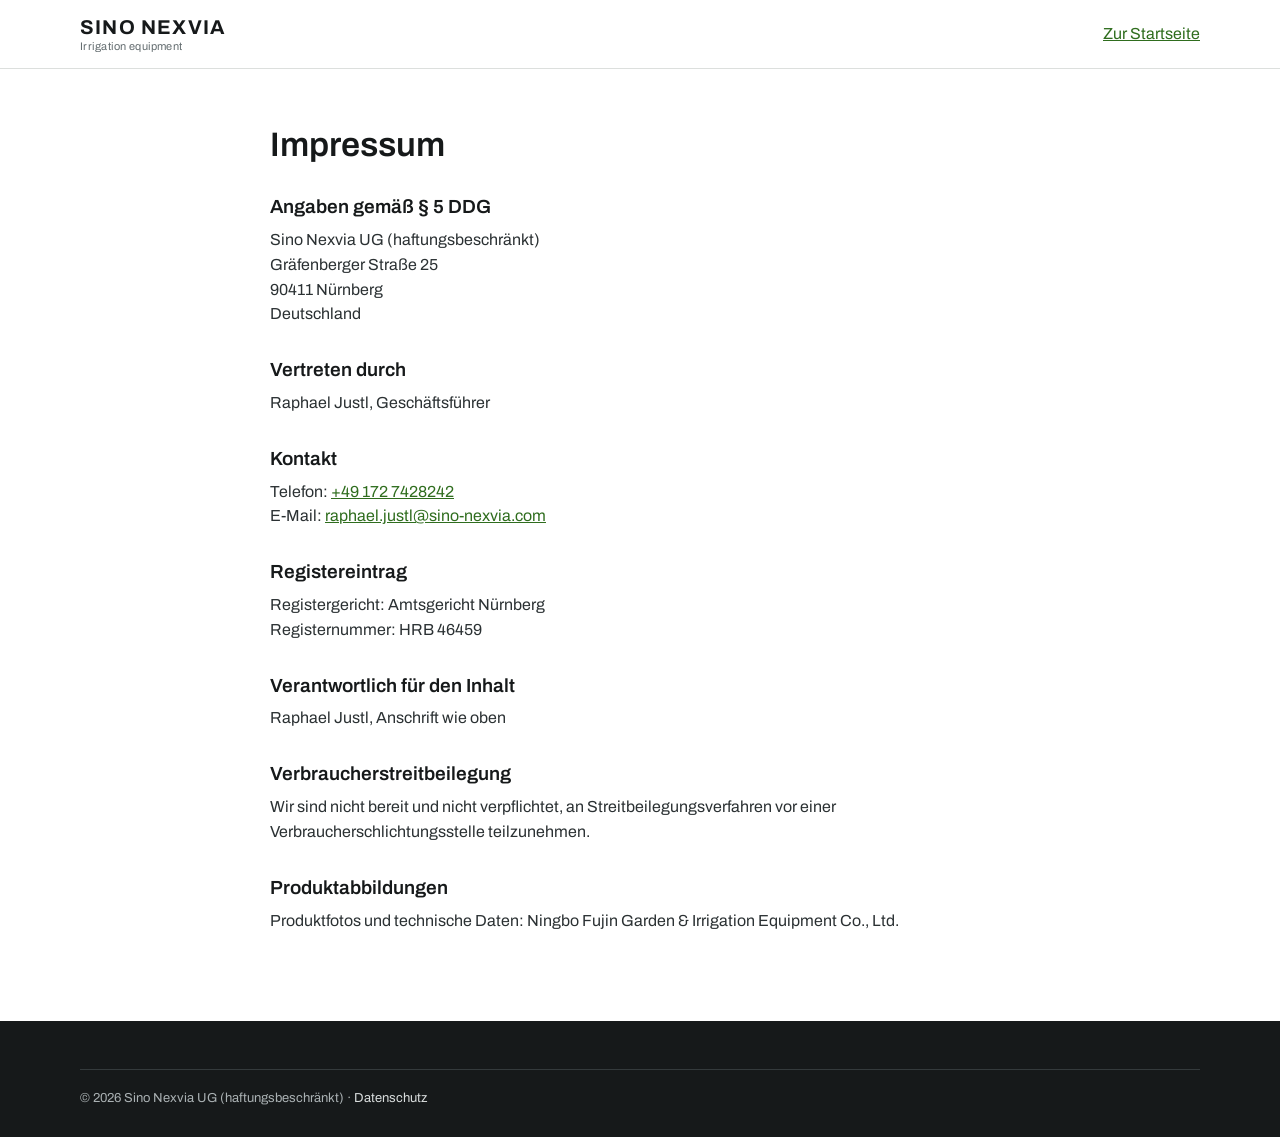
<file: impressum.html>
<!DOCTYPE html>
<html lang="de">
<head>
  <meta charset="UTF-8">
  <meta name="viewport" content="width=device-width, initial-scale=1">
  <title>Impressum | Sino Nexvia</title>
  <meta name="robots" content="noindex">
  <link rel="stylesheet" href="style.css">
</head>
<body>

<header class="header">
  <div class="wrap">
    <a class="logo" href="de.html">
      <span class="logo-name">SINO NEXVIA</span>
      <span class="logo-sub">Irrigation equipment</span>
    </a>
    <a href="de.html">Zur Startseite</a>
  </div>
</header>

<main class="legal-page">
  <div class="wrap">
    <h1>Impressum</h1>

    <h2>Angaben gemäß § 5 DDG</h2>
    <p>Sino Nexvia UG (haftungsbeschränkt)<br>
      Gräfenberger Straße 25<br>
      90411 Nürnberg<br>
      Deutschland</p>

    <h2>Vertreten durch</h2>
    <p>Raphael Justl, Geschäftsführer</p>

    <h2>Kontakt</h2>
    <p>Telefon: <a href="tel:+491727428242">+49 172 7428242</a><br>
      E-Mail: <a href="mailto:raphael.justl@sino-nexvia.com">raphael.justl@sino-nexvia.com</a></p>

    <h2>Registereintrag</h2>
    <p>Registergericht: Amtsgericht Nürnberg<br>
      Registernummer: HRB 46459</p>

    <h2>Verantwortlich für den Inhalt</h2>
    <p>Raphael Justl, Anschrift wie oben</p>

    <h2>Verbraucherstreitbeilegung</h2>
    <p>Wir sind nicht bereit und nicht verpflichtet, an Streitbeilegungsverfahren vor einer
      Verbraucherschlichtungsstelle teilzunehmen.</p>

    <h2>Produktabbildungen</h2>
    <p>Produktfotos und technische Daten: Ningbo Fujin Garden &amp; Irrigation Equipment Co., Ltd.</p>
  </div>
</main>

<footer class="footer">
  <div class="wrap">
    <div class="legal">© 2026 Sino Nexvia UG (haftungsbeschränkt) · <a href="datenschutz.html" style="display:inline">Datenschutz</a></div>
  </div>
</footer>

</body>
</html>
</file>
<file: style.css>
/* Sino Nexvia — site styles
   Fonts are self-hosted (no requests to third parties). */

@font-face { font-family: "Archivo"; font-weight: 400; font-display: swap; src: url("fonts/archivo-400.woff2") format("woff2"); }
@font-face { font-family: "Archivo"; font-weight: 500; font-display: swap; src: url("fonts/archivo-500.woff2") format("woff2"); }
@font-face { font-family: "Archivo"; font-weight: 600; font-display: swap; src: url("fonts/archivo-600.woff2") format("woff2"); }
@font-face { font-family: "Archivo"; font-weight: 700; font-display: swap; src: url("fonts/archivo-700.woff2") format("woff2"); }

:root {
  --ink: #16191a;
  --text: #2b3133;
  --muted: #646d70;
  --line: #dcdfdd;
  --bg: #ffffff;
  --bg-alt: #f3f4f2;
  --tile: #f6f6f4;
  --green: #2f6d1e;
  --green-dark: #24551a;
  --green-tint: #eaf2e3;

  --maxw: 1200px;
  --pad: clamp(16px, 4vw, 40px);
  --font: "Archivo", "Helvetica Neue", Arial, sans-serif;
}

* { box-sizing: border-box; }
html { -webkit-text-size-adjust: 100%; }
body {
  margin: 0;
  font-family: var(--font);
  font-size: 16px;
  line-height: 1.55;
  color: var(--text);
  background: var(--bg);
}
img { max-width: 100%; height: auto; display: block; }
a { color: var(--green); }
a:hover { color: var(--green-dark); }
h1, h2, h3, h4 { color: var(--ink); margin: 0; line-height: 1.15; font-weight: 600; }
p { margin: 0 0 1em; }

.wrap { max-width: var(--maxw); margin: 0 auto; padding: 0 var(--pad); }

/* ---------- Top bar ---------- */
.topbar {
  background: var(--ink);
  color: #c9cecf;
  font-size: 13px;
}
.topbar .wrap {
  display: flex; justify-content: space-between; gap: 16px;
  padding-top: 7px; padding-bottom: 7px;
}
.topbar a { color: #fff; text-decoration: none; }
.topbar a:hover { text-decoration: underline; color: #fff; }
.topbar-right { display: flex; align-items: center; gap: 18px; margin-left: auto; }
.lang { display: flex; border: 1px solid #3c4345; }
.lang a, .lang span { padding: 1px 8px; font-weight: 600; letter-spacing: 0.04em; }
.lang a { color: #aab1b3; }
.lang a:hover { color: #fff; text-decoration: none; background: #2a3032; }
.lang [aria-current] { background: #fff; color: var(--ink); }
@media (max-width: 700px) { .topbar .hide-sm { display: none; } }

/* ---------- Header ---------- */
.header {
  position: sticky; top: 0; z-index: 20;
  background: #fff;
  border-bottom: 1px solid var(--line);
}
.header .wrap {
  display: flex; align-items: center; justify-content: space-between;
  height: 68px; gap: 24px;
}
.brand { display: flex; align-items: center; gap: 18px; }
.logo {
  display: flex; flex-direction: column; text-decoration: none; line-height: 1;
}
.logo-name { font-weight: 700; font-size: 20px; letter-spacing: 0.06em; color: var(--ink); }
.logo-sub { font-size: 11px; letter-spacing: 0.04em; color: var(--muted); margin-top: 4px; }
.partner {
  display: flex; flex-direction: column; gap: 3px; text-decoration: none;
  padding-left: 18px; border-left: 1px solid var(--line); line-height: 1;
}
.partner span { font-size: 10px; letter-spacing: 0.04em; color: var(--muted); }
.partner img { height: 26px; width: auto; }
@media (max-width: 420px) {
  .brand { gap: 12px; }
  .partner { padding-left: 12px; }
  .partner span { display: none; }
  .partner img { height: 22px; }
  .logo-name { font-size: 17px; }
}
.nav { display: flex; align-items: center; gap: 28px; }
.nav a { color: var(--text); text-decoration: none; font-size: 15px; font-weight: 500; }
.nav a:hover { color: var(--green); }
.nav .button { color: #fff; }
.nav-toggle { display: none; }

@media (max-width: 1100px) {
  .nav { display: none; }
  .nav.open {
    display: flex; flex-direction: column; align-items: stretch; gap: 0;
    position: absolute; left: 0; right: 0; top: 68px;
    background: #fff; border-bottom: 1px solid var(--line);
    padding: 8px var(--pad) 16px;
  }
  .nav.open a { padding: 12px 0; border-bottom: 1px solid var(--line); }
  .nav.open .button { margin-top: 12px; text-align: center; border: 0; }
  .nav-toggle {
    display: block; background: none; border: 1px solid var(--line);
    font: inherit; font-size: 14px; padding: 8px 12px; cursor: pointer; color: var(--ink);
  }
}

/* ---------- Buttons ---------- */
.button {
  display: inline-block;
  background: var(--green);
  color: #fff;
  text-decoration: none;
  font-weight: 600;
  font-size: 15px;
  padding: 12px 20px;
  border-radius: 3px;
  border: 1px solid var(--green);
}
.button:hover { background: var(--green-dark); border-color: var(--green-dark); color: #fff; }
.button.secondary { background: #fff; color: var(--ink); border-color: #b9bfbc; }
.button.secondary:hover { border-color: var(--ink); color: var(--ink); }
.nav .button { padding: 9px 16px; font-size: 14px; }

/* ---------- Hero ---------- */
.hero { border-bottom: 1px solid var(--line); }
.hero .wrap {
  display: grid; grid-template-columns: 1fr 1fr; gap: 56px; align-items: center;
  padding-top: 64px; padding-bottom: 64px;
}
.hero h1 { font-size: clamp(30px, 4.2vw, 46px); letter-spacing: -0.01em; margin-bottom: 20px; }
.hero p.intro { font-size: 18px; color: var(--text); max-width: 34em; margin-bottom: 28px; }
.hero .actions { display: flex; flex-wrap: wrap; gap: 12px; }
.hero-products {
  display: grid; grid-template-columns: repeat(3, 1fr); gap: 8px;
}
.hero-products figure { margin: 0; background: var(--tile); }
.hero-products img { width: 100%; aspect-ratio: 1; object-fit: contain; mix-blend-mode: multiply; padding: 6%; }
.hero-products figcaption { font-size: 12px; color: var(--muted); padding: 0 10px 8px; }
@media (max-width: 900px) {
  .hero .wrap { grid-template-columns: 1fr; gap: 36px; padding-top: 40px; padding-bottom: 40px; }
}

/* ---------- Key figures ---------- */
.figures { background: var(--bg-alt); border-bottom: 1px solid var(--line); }
.figures ul {
  list-style: none; margin: 0; padding: 0;
  display: grid; grid-template-columns: repeat(4, 1fr);
}
.figures li { padding: 22px 20px 22px 0; }
.figures li + li { padding-left: 20px; border-left: 1px solid var(--line); }
.figures strong { display: block; font-size: 22px; color: var(--ink); font-weight: 600; }
.figures span { font-size: 14px; color: var(--muted); }
@media (max-width: 760px) {
  .figures ul { grid-template-columns: 1fr 1fr; }
  .figures li, .figures li + li { padding: 16px 12px; border-left: 0; }
  .figures li:nth-child(even) { border-left: 1px solid var(--line); }
  .figures li:nth-child(n+3) { border-top: 1px solid var(--line); }
}

/* ---------- Sections ---------- */
.section { padding: 72px 0; }
.section.alt { background: var(--bg-alt); }
.section-head { max-width: 46em; margin-bottom: 36px; }
.section-head h2 { font-size: clamp(26px, 3vw, 34px); margin-bottom: 12px; }
.section-head p { color: var(--muted); font-size: 17px; margin: 0; }
@media (max-width: 700px) { .section { padding: 48px 0; } }

/* ---------- Product range ---------- */
.range-nav {
  display: flex; flex-wrap: wrap; gap: 6px 22px;
  border-bottom: 1px solid var(--line); padding-bottom: 14px; margin-bottom: 8px;
  font-size: 15px;
}
.range-nav a { color: var(--text); text-decoration: none; }
.range-nav a:hover { color: var(--green); text-decoration: underline; }

.category {
  display: grid; grid-template-columns: 260px 1fr; gap: 40px;
  padding: 40px 0; border-bottom: 1px solid var(--line);
  scroll-margin-top: 90px;
}
.category:last-child { border-bottom: 0; }
.category h3 { font-size: 21px; margin-bottom: 10px; }
.category .desc { color: var(--muted); font-size: 15px; }
.category .desc ul { padding-left: 18px; margin: 12px 0 0; }
.category .desc li { margin-bottom: 4px; }
@media (max-width: 900px) {
  .category { grid-template-columns: 1fr; gap: 20px; }
}

.products {
  display: grid; grid-template-columns: repeat(auto-fill, minmax(190px, 1fr)); gap: 16px;
}
.product { border: 1px solid var(--line); background: #fff; display: flex; flex-direction: column; }
.product img { width: 100%; aspect-ratio: 1; object-fit: contain; padding: 8%; background: #fff; }
.product .info { padding: 12px 14px 14px; border-top: 1px solid var(--line); flex: 1; }
.product .model { font-size: 12px; font-weight: 600; letter-spacing: 0.04em; color: var(--green); }
.product h4 { font-size: 15px; font-weight: 600; margin: 3px 0 8px; }
.product dl { margin: 0; font-size: 13px; display: grid; grid-template-columns: auto 1fr; gap: 2px 10px; }
.product dt { color: var(--muted); }
.product dd { margin: 0; color: var(--text); font-variant-numeric: tabular-nums; }
@media (max-width: 480px) {
  .products { grid-template-columns: 1fr 1fr; gap: 10px; }
  .product .info { padding: 10px; }
  .product dl { grid-template-columns: 1fr; }
  .product dt { margin-top: 4px; }
}

/* ---------- Packages ---------- */
.section.ruled { border-top: 1px solid var(--line); }
.pkg-group { padding: 8px 0 40px; }
.pkg-group + .pkg-group { border-top: 1px solid var(--line); padding-top: 40px; }
.pkg-group > h3 { font-size: 21px; margin-bottom: 10px; }
.pkg-group > p { color: var(--muted); font-size: 15px; max-width: 46em; margin-bottom: 20px; }
.pkg-group > h3 + .systems { margin-top: 20px; }

.systems { display: grid; grid-template-columns: 1fr 1fr; gap: 16px; }
.system { border: 1px solid var(--line); background: #fff; display: flex; flex-direction: column; }
.system-img { display: block; background: var(--tile); border-bottom: 1px solid var(--line); }
.system-img img { width: 100%; aspect-ratio: 1; object-fit: contain; padding: 4%; mix-blend-mode: multiply; }
.system .info { padding: 18px 20px 20px; font-size: 15px; }
.system .model { font-size: 12px; font-weight: 600; letter-spacing: 0.04em; color: var(--green); }
.system h4 { font-size: 18px; margin: 4px 0 10px; }
.system p { margin-bottom: 10px; }
.system ul { margin: 0; padding-left: 18px; color: var(--muted); }
.system li { margin-bottom: 3px; }
.system.wide { grid-column: 1 / -1; display: grid; grid-template-columns: 2fr 1fr; }
.system.wide .system-img { border-bottom: 0; border-right: 1px solid var(--line); display: flex; align-items: center; }
.system.wide .system-img img { aspect-ratio: auto; }
.system.wide .info { align-self: center; }
@media (max-width: 760px) {
  .systems { grid-template-columns: 1fr; }
  .system.wide { grid-template-columns: 1fr; }
  .system.wide .system-img { border-right: 0; border-bottom: 1px solid var(--line); }
}

.products.kits { grid-template-columns: repeat(3, 1fr); }
.products.kits .product img { padding: 0; }
@media (max-width: 760px) { .products.kits { grid-template-columns: 1fr 1fr; } }

.range-note {
  margin-top: 32px; padding: 20px 24px; background: var(--green-tint);
  display: flex; flex-wrap: wrap; align-items: center; justify-content: space-between; gap: 16px;
}
.range-note p { margin: 0; color: var(--ink); max-width: 44em; }

/* ---------- Two-column text blocks ---------- */
.columns { display: grid; grid-template-columns: 1fr 1fr; gap: 56px; }
@media (max-width: 860px) { .columns { grid-template-columns: 1fr; gap: 32px; } }

.terms { margin: 0; }
.terms div { padding: 18px 0; border-top: 1px solid var(--line); }
.terms div:last-child { border-bottom: 1px solid var(--line); }
.terms dt { font-weight: 600; color: var(--ink); margin-bottom: 4px; }
.terms dd { margin: 0; color: var(--text); }

.customers { list-style: none; margin: 0; padding: 0; }
.customers li { padding: 18px 0; border-top: 1px solid var(--line); }
.customers li:last-child { border-bottom: 1px solid var(--line); }
.customers strong { display: block; color: var(--ink); }
.customers span { color: var(--muted); font-size: 15px; }

/* ---------- Manufacturer ---------- */
.maker { display: grid; grid-template-columns: 1.2fr 1fr; gap: 56px; align-items: start; }
.maker table { width: 100%; border-collapse: collapse; font-size: 15px; }
.maker th, .maker td { text-align: left; padding: 11px 0; border-top: 1px solid var(--line); vertical-align: top; }
.maker tr:last-child th, .maker tr:last-child td { border-bottom: 1px solid var(--line); }
.maker th { font-weight: 500; color: var(--muted); width: 42%; padding-right: 16px; }
@media (max-width: 860px) { .maker { grid-template-columns: 1fr; gap: 32px; } }

/* ---------- Contact ---------- */
.contact { display: grid; grid-template-columns: 1fr 1fr; gap: 24px; }
.person, .office { border: 1px solid var(--line); background: #fff; padding: 24px; }
.person h3, .office h3 { font-size: 18px; margin-bottom: 2px; }
.person .role { color: var(--muted); font-size: 14px; margin-bottom: 16px; }
.person a, .office a { display: block; text-decoration: none; margin-bottom: 4px; word-break: break-word; }
.office address { font-style: normal; margin: 8px 0 16px; }
@media (max-width: 900px) { .contact { grid-template-columns: 1fr; } }

.inquiry-hint { margin-top: 28px; font-size: 15px; color: var(--muted); max-width: 52em; }

/* ---------- Footer ---------- */
.footer { background: var(--ink); color: #aab1b3; font-size: 14px; padding: 40px 0 28px; }
.footer .wrap { display: grid; grid-template-columns: 2fr 1fr 1fr; gap: 32px; }
.footer h4 { color: #fff; font-size: 14px; margin-bottom: 10px; }
.footer a { color: #d9dddd; text-decoration: none; display: block; margin-bottom: 6px; }
.footer a:hover { color: #fff; text-decoration: underline; }
.footer .legal { grid-column: 1 / -1; border-top: 1px solid #343a3c; padding-top: 18px; margin-top: 8px; font-size: 13px; }
@media (max-width: 760px) { .footer .wrap { grid-template-columns: 1fr; } }

/* ---------- Legal pages ---------- */
.legal-page { padding: 56px 0 72px; }
.legal-page .wrap { max-width: 820px; }
.legal-page h1 { font-size: 34px; margin-bottom: 28px; }
.legal-page h2 { font-size: 19px; margin: 32px 0 10px; }
.legal-page .todo { background: #fff3c4; padding: 0 4px; }
</file>
